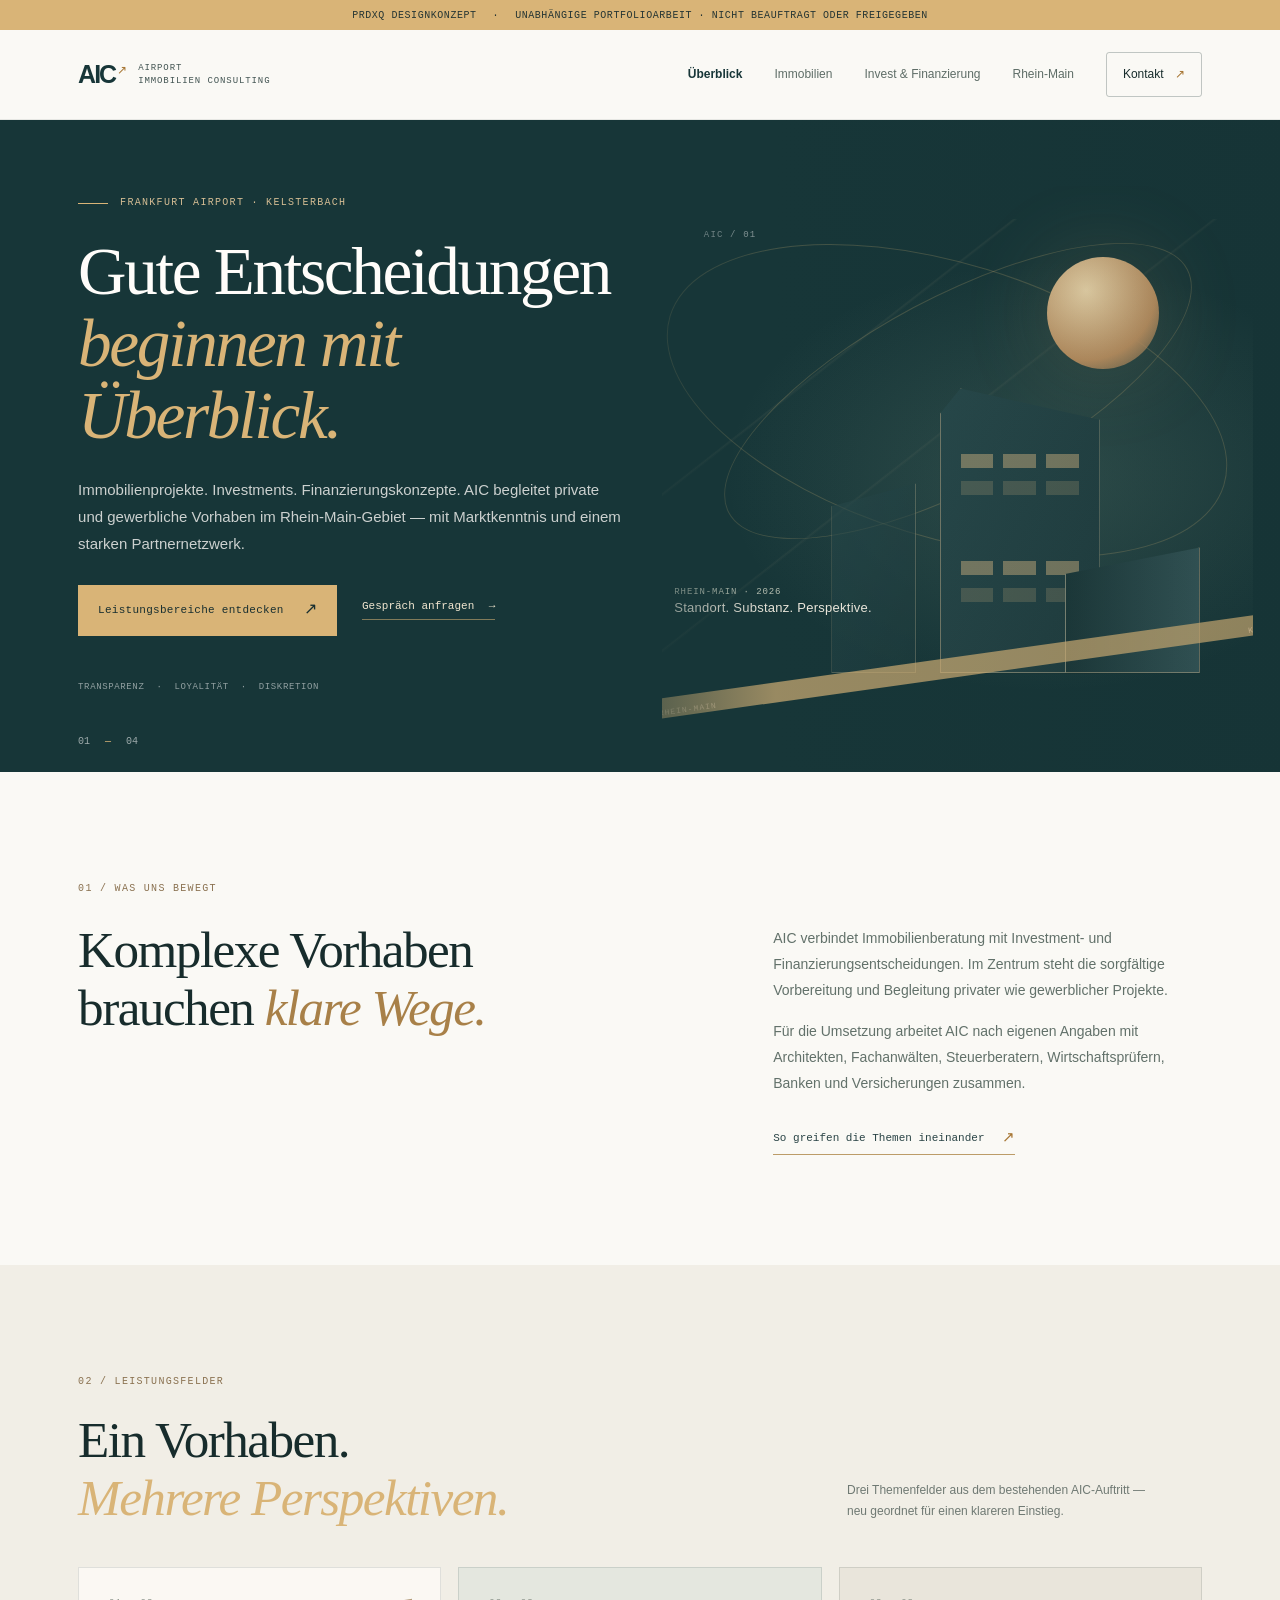
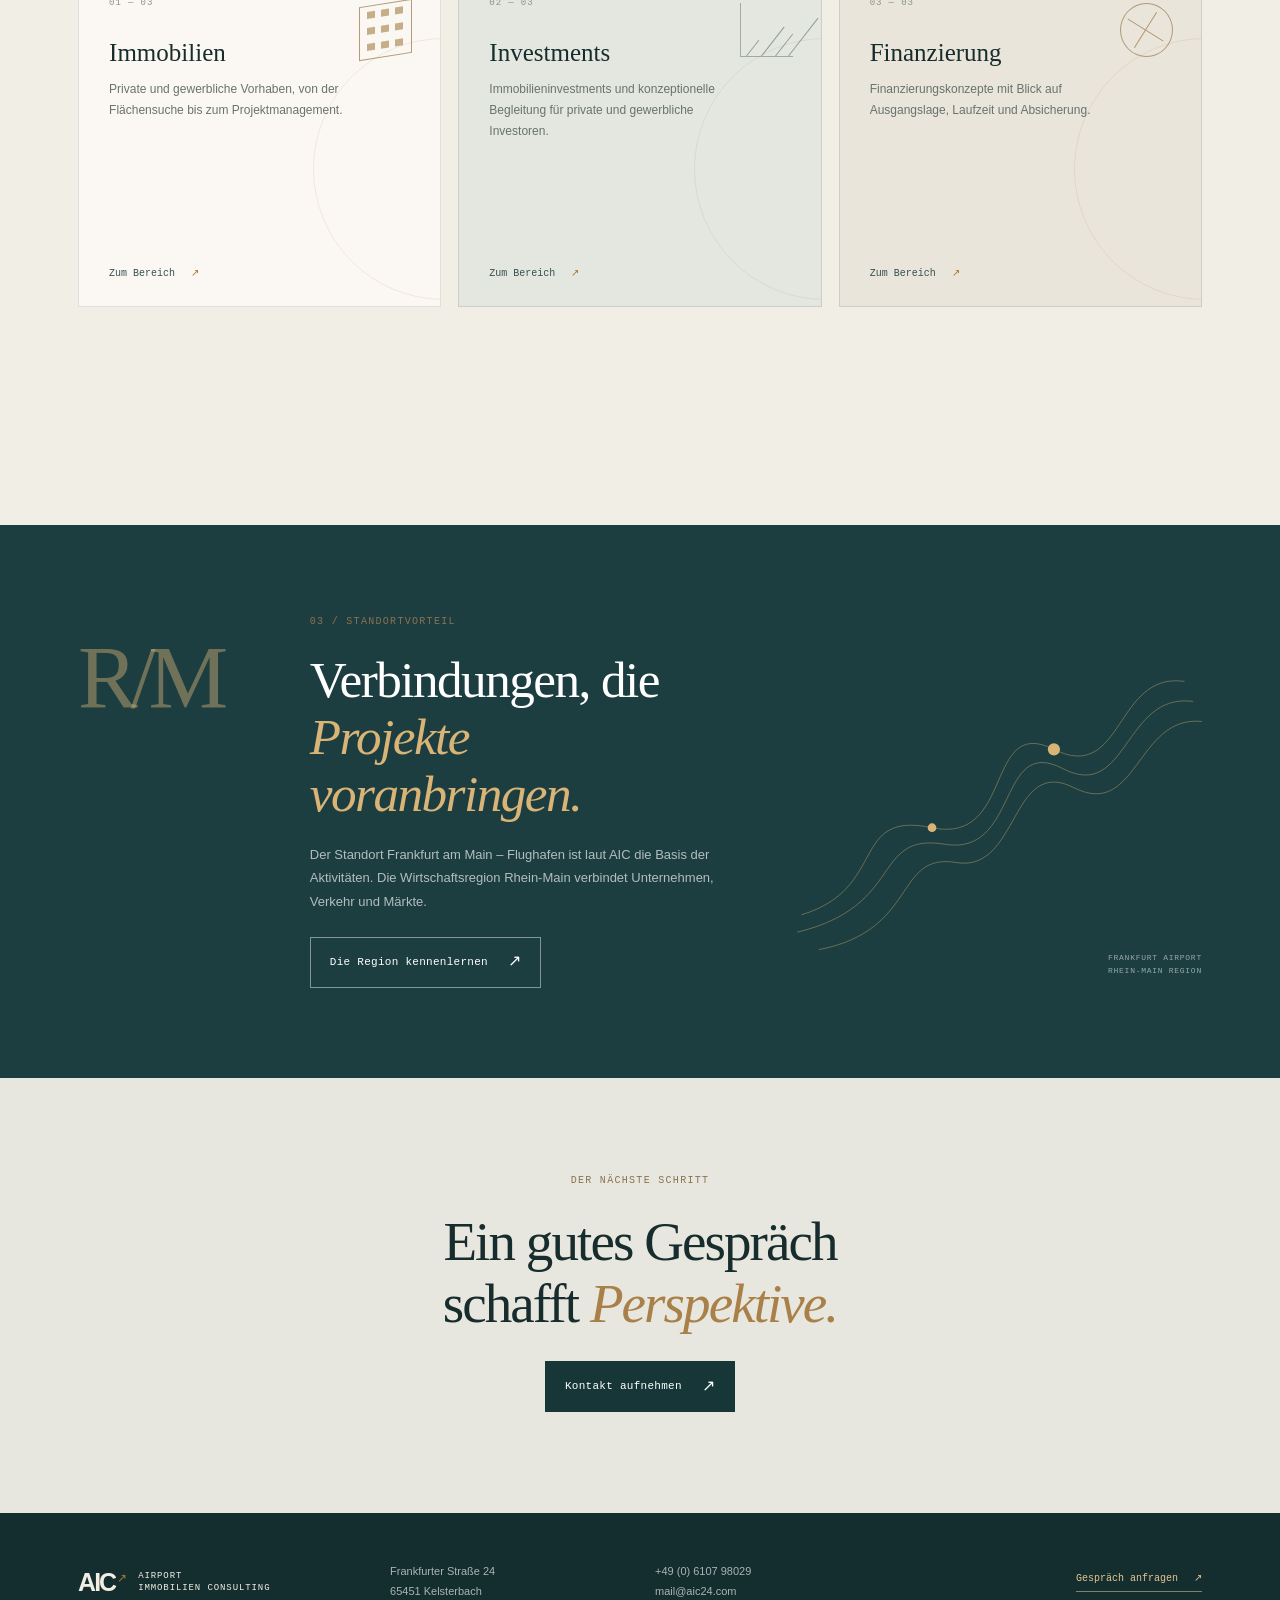
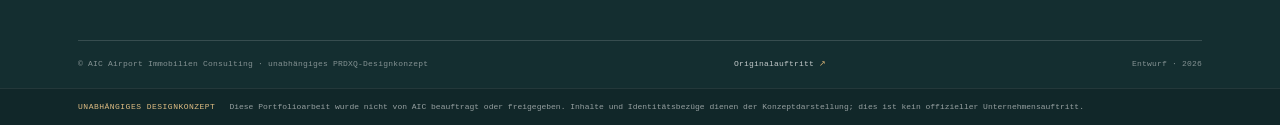
<file: index.html>
<!doctype html>
<html lang="de">
<head>
  <meta charset="utf-8"><meta name="viewport" content="width=device-width, initial-scale=1">
  <meta name="theme-color" content="#142e30">
  <meta name="description" content="Unabhängiges PRDXQ-Websitekonzept für AIC Airport Immobilien Consulting in Kelsterbach. Immobilien, Investments und Finanzierungsberatung.">
  <title>AIC — Immobilien mit Weitblick | Konzept von PRDXQ</title>
  <link rel="icon" href="favicon.svg" type="image/svg+xml"><link rel="stylesheet" href="styles.css">
</head>
<body>
  <div class="concept-ribbon"><span>PRDXQ Designkonzept</span><span>Unabhängige Portfolioarbeit · Nicht beauftragt oder freigegeben</span></div>
  <header class="site-header"><a class="brand" href="index.html" aria-label="AIC Startseite"><span class="brand-mark">AIC<span>↗</span></span><span class="brand-name">AIRPORT<br>IMMOBILIEN CONSULTING</span></a>
    <button class="menu-toggle" aria-expanded="false" aria-controls="primary-nav"><span></span><span></span><span class="sr-only">Menü</span></button>
    <nav id="primary-nav" class="primary-nav" aria-label="Hauptnavigation"><a class="active" href="index.html">Überblick</a><a href="immobilien.html">Immobilien</a><a href="investment.html">Invest & Finanzierung</a><a href="region.html">Rhein-Main</a><a class="nav-contact" href="kontakt.html">Kontakt <span>↗</span></a></nav>
  </header>
  <main>
    <section class="hero hero-home">
      <div class="hero-copy"><p class="eyebrow"><span class="eyebrow-line"></span> FRANKFURT AIRPORT · KELSTERBACH</p><h1>Gute Entscheidungen<br><em>beginnen mit Überblick.</em></h1><p class="hero-lede">Immobilienprojekte. Investments. Finanzierungskonzepte. AIC begleitet private und gewerbliche Vorhaben im Rhein-Main-Gebiet — mit Marktkenntnis und einem starken Partnernetzwerk.</p><div class="hero-actions"><a class="button button-light" href="immobilien.html">Leistungsbereiche entdecken <span>↗</span></a><a class="text-link" href="kontakt.html">Gespräch anfragen <span>→</span></a></div><div class="hero-foot"><span>Transparenz</span><span>·</span><span>Loyalität</span><span>·</span><span>Diskretion</span></div></div>
      <div class="hero-art" aria-label="Abstrakte Architekturzeichnung der Rhein-Main-Region"><div class="orbit orbit-a"></div><div class="orbit orbit-b"></div><div class="sun"></div><div class="tower tower-back"></div><div class="tower tower-main"><i></i><i></i><i></i><i></i><i></i><i></i></div><div class="tower tower-low"></div><div class="runway"><span>RHEIN-MAIN</span><span>KELSTERBACH</span></div><div class="art-caption">RHEIN-MAIN · 2026<br><b>Standort. Substanz. Perspektive.</b></div><div class="art-coordinate">AIC / 01</div></div>
      <div class="hero-index">01 <span>—</span> 04</div>
    </section>
    <section class="intro section-pad"><div class="section-kicker">01 / WAS UNS BEWEGT</div><div class="intro-grid"><h2>Komplexe Vorhaben<br>brauchen <em>klare Wege.</em></h2><div class="intro-body"><p>AIC verbindet Immobilienberatung mit Investment- und Finanzierungsentscheidungen. Im Zentrum steht die sorgfältige Vorbereitung und Begleitung privater wie gewerblicher Projekte.</p><p>Für die Umsetzung arbeitet AIC nach eigenen Angaben mit Architekten, Fachanwälten, Steuerberatern, Wirtschaftsprüfern, Banken und Versicherungen zusammen.</p><a class="arrow-link" href="investment.html">So greifen die Themen ineinander <span>↗</span></a></div></div></section>
    <section class="practice-section"><div class="section-pad"><div class="section-top"><div><div class="section-kicker">02 / LEISTUNGSFELDER</div><h2>Ein Vorhaben.<br><em>Mehrere Perspektiven.</em></h2></div><p class="section-aside">Drei Themenfelder aus dem bestehenden AIC-Auftritt — neu geordnet für einen klareren Einstieg.</p></div><div class="practice-grid"><a class="practice-card card-property" href="immobilien.html"><span class="card-no">01 — 03</span><div class="line-icon building-icon"><i></i><i></i><i></i><i></i><i></i><i></i><i></i><i></i><i></i></div><h3>Immobilien</h3><p>Private und gewerbliche Vorhaben, von der Flächensuche bis zum Projektmanagement.</p><span class="card-link">Zum Bereich <b>↗</b></span></a><a class="practice-card card-invest" href="investment.html"><span class="card-no">02 — 03</span><div class="line-icon chart-icon"><i></i><i></i><i></i><i></i></div><h3>Investments</h3><p>Immobilieninvestments und konzeptionelle Begleitung für private und gewerbliche Investoren.</p><span class="card-link">Zum Bereich <b>↗</b></span></a><a class="practice-card card-finance" href="investment.html#finanzierung"><span class="card-no">03 — 03</span><div class="line-icon compass-icon"><i></i><i></i></div><h3>Finanzierung</h3><p>Finanzierungskonzepte mit Blick auf Ausgangslage, Laufzeit und Absicherung.</p><span class="card-link">Zum Bereich <b>↗</b></span></a></div></div></section>
    <section class="region-band"><div class="region-number">R/M</div><div><div class="section-kicker">03 / STANDORTVORTEIL</div><h2>Verbindungen, die<br><em>Projekte voranbringen.</em></h2><p>Der Standort Frankfurt am Main – Flughafen ist laut AIC die Basis der Aktivitäten. Die Wirtschaftsregion Rhein-Main verbindet Unternehmen, Verkehr und Märkte.</p><a class="button button-outline" href="region.html">Die Region kennenlernen <span>↗</span></a></div><div class="region-lines" aria-hidden="true"><svg viewBox="0 0 480 360"><path d="M20 310 C120 280 75 190 170 210 S230 80 310 120 S380 30 460 42"/><path d="M15 330 C140 300 100 215 185 229 S245 103 320 142 S390 54 470 65"/><path d="M40 350 C155 328 126 238 198 250 S260 127 333 164 S405 80 480 88"/><circle cx="310" cy="120" r="7"/><circle cx="170" cy="210" r="5"/></svg><span>FRANKFURT AIRPORT<br>RHEIN-MAIN REGION</span></div></section>
    <section class="closing-cta"><div class="section-kicker">DER NÄCHSTE SCHRITT</div><h2>Ein gutes Gespräch<br>schafft <em>Perspektive.</em></h2><a class="button button-dark" href="kontakt.html">Kontakt aufnehmen <span>↗</span></a></section>
  </main>
  <footer class="site-footer"><div class="footer-main"><a class="brand footer-brand" href="index.html"><span class="brand-mark">AIC<span>↗</span></span><span class="brand-name">AIRPORT<br>IMMOBILIEN CONSULTING</span></a><p>Frankfurter Straße 24<br>65451 Kelsterbach</p><p><a href="tel:+49610798029">+49 (0) 6107 98029</a><br><a href="mailto:mail@aic24.com">mail@aic24.com</a></p><a href="kontakt.html" class="footer-cta">Gespräch anfragen <span>↗</span></a></div><div class="footer-bottom"><span>© AIC Airport Immobilien Consulting · unabhängiges PRDXQ-Designkonzept</span><a href="https://www.aic24.de/" target="_blank" rel="noopener">Originalauftritt <span>↗</span></a><span>Entwurf · 2026</span></div></footer>
  <aside class="concept-note"><b>Unabhängiges Designkonzept</b><span>Diese Portfolioarbeit wurde nicht von AIC beauftragt oder freigegeben. Inhalte und Identitätsbezüge dienen der Konzeptdarstellung; dies ist kein offizieller Unternehmensauftritt.</span></aside>
  <script src="script.js" defer></script>
</body></html>
</file>
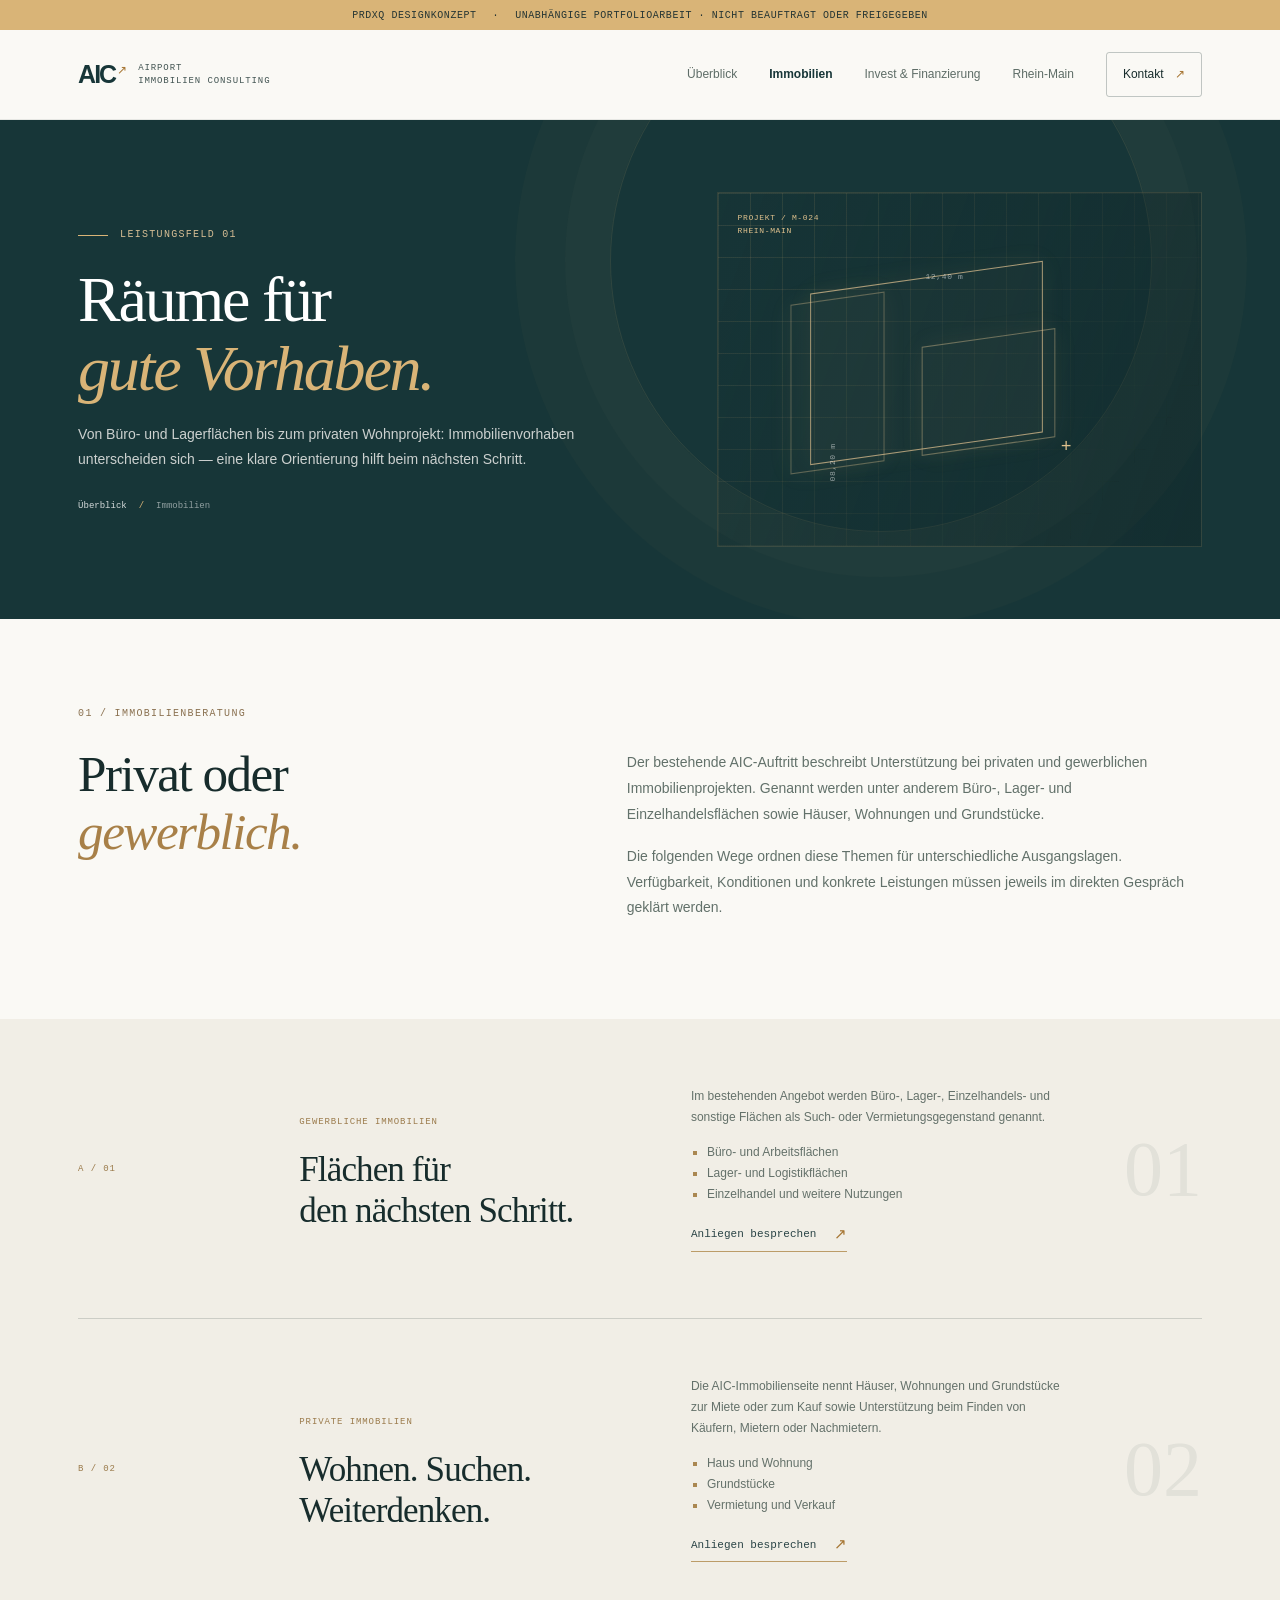
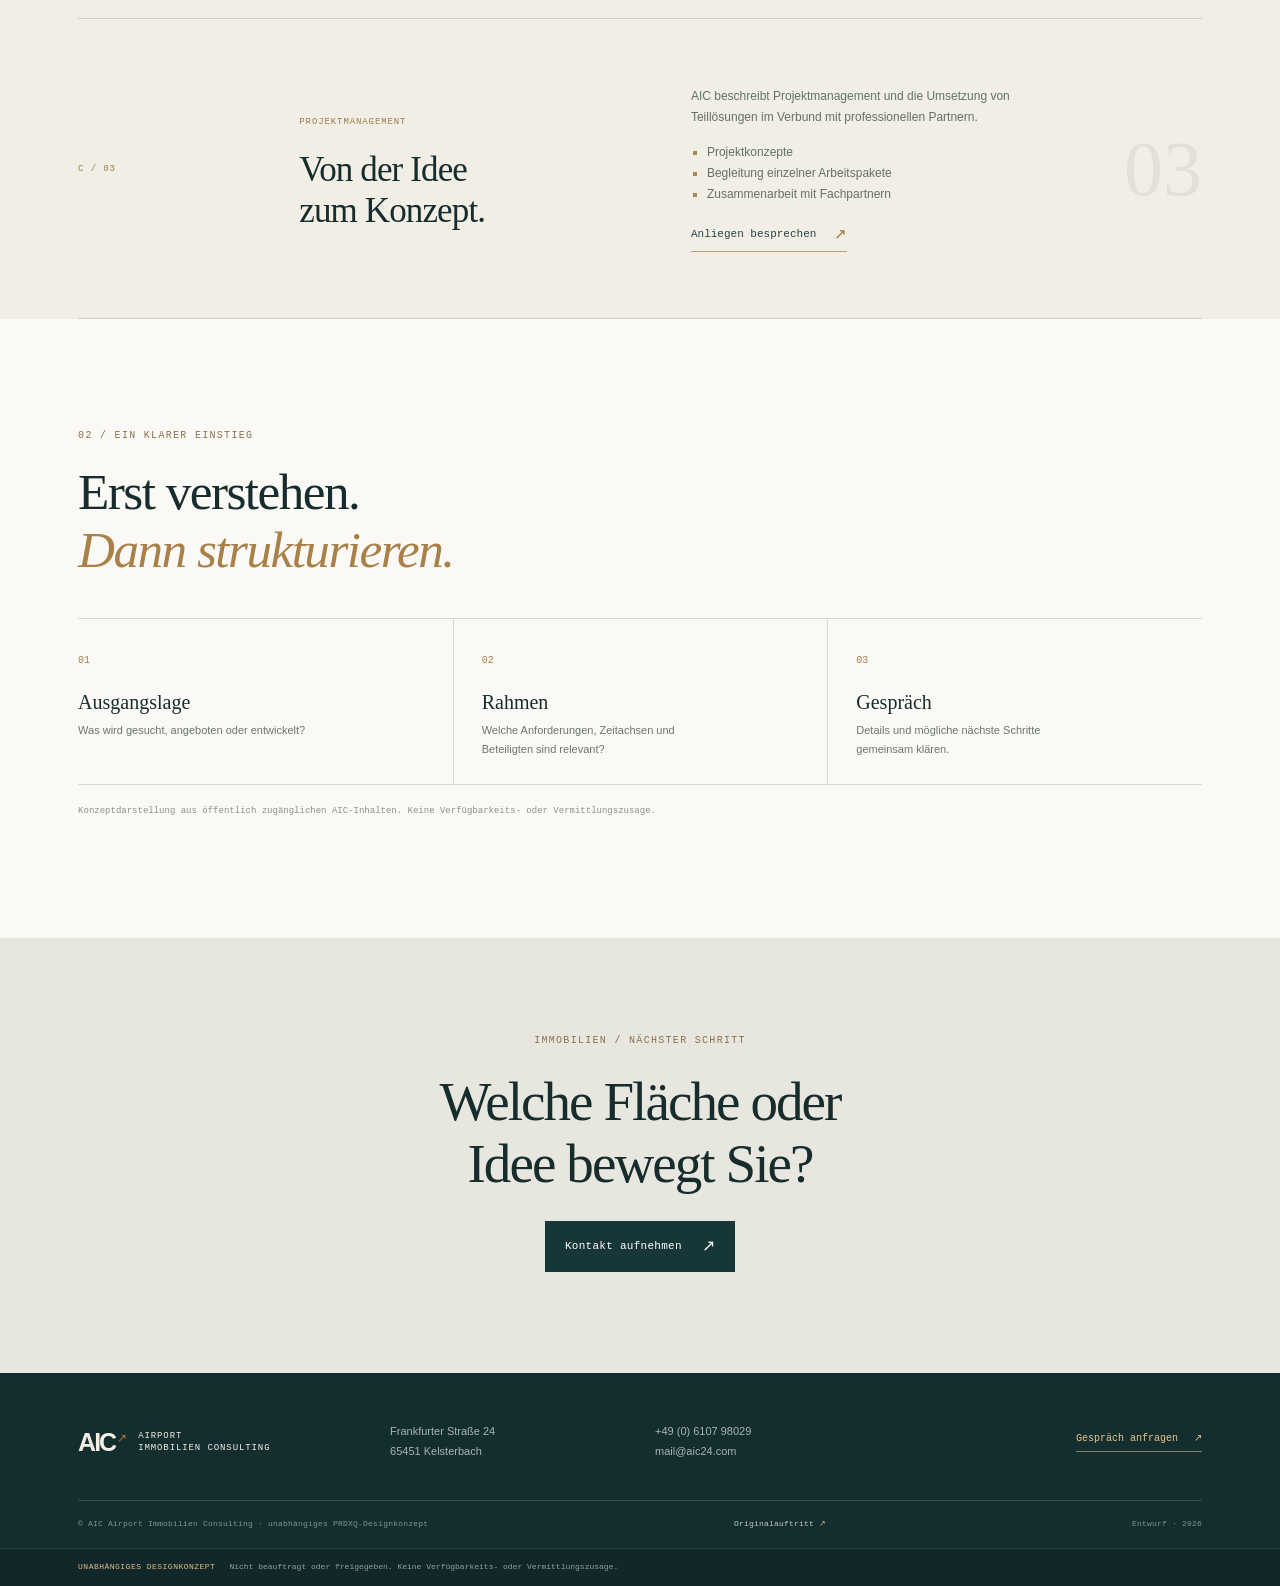
<file: immobilien.html>
<!doctype html><html lang="de"><head><meta charset="utf-8"><meta name="viewport" content="width=device-width, initial-scale=1"><meta name="theme-color" content="#142e30"><meta name="description" content="Immobilienkonzept für private und gewerbliche Vorhaben sowie Projektmanagement — unabhängiger PRDXQ-Entwurf für AIC."><title>Immobilien | AIC — PRDXQ Konzept</title><link rel="icon" href="favicon.svg" type="image/svg+xml"><link rel="stylesheet" href="styles.css"></head><body>
<div class="concept-ribbon"><span>PRDXQ Designkonzept</span><span>Unabhängige Portfolioarbeit · Nicht beauftragt oder freigegeben</span></div><header class="site-header"><a class="brand" href="index.html" aria-label="AIC Startseite"><span class="brand-mark">AIC<span>↗</span></span><span class="brand-name">AIRPORT<br>IMMOBILIEN CONSULTING</span></a><button class="menu-toggle" aria-expanded="false" aria-controls="primary-nav"><span></span><span></span><span class="sr-only">Menü</span></button><nav id="primary-nav" class="primary-nav" aria-label="Hauptnavigation"><a href="index.html">Überblick</a><a class="active" href="immobilien.html">Immobilien</a><a href="investment.html">Invest & Finanzierung</a><a href="region.html">Rhein-Main</a><a class="nav-contact" href="kontakt.html">Kontakt <span>↗</span></a></nav></header>
<main><section class="page-hero page-property"><div class="page-hero-copy"><p class="eyebrow"><span class="eyebrow-line"></span> LEISTUNGSFELD 01</p><h1>Räume für<br><em>gute Vorhaben.</em></h1><p class="hero-lede">Von Büro- und Lagerflächen bis zum privaten Wohnprojekt: Immobilienvorhaben unterscheiden sich — eine klare Orientierung hilft beim nächsten Schritt.</p><div class="breadcrumb"><a href="index.html">Überblick</a><span>/</span><span>Immobilien</span></div></div><div class="property-illustration"><div class="blueprint-label">PROJEKT / M-024<br>RHEIN-MAIN</div><div class="plan plan-one"></div><div class="plan plan-two"></div><div class="plan plan-three"></div><div class="plan-dim dim-a">12,40 m</div><div class="plan-dim dim-b">08,20 m</div><span class="plan-cross">+</span></div></section>
<section class="section-pad service-intro"><div class="section-kicker">01 / IMMOBILIENBERATUNG</div><div class="service-intro-grid"><h2>Privat oder<br><em>gewerblich.</em></h2><div><p>Der bestehende AIC-Auftritt beschreibt Unterstützung bei privaten und gewerblichen Immobilienprojekten. Genannt werden unter anderem Büro-, Lager- und Einzelhandelsflächen sowie Häuser, Wohnungen und Grundstücke.</p><p>Die folgenden Wege ordnen diese Themen für unterschiedliche Ausgangslagen. Verfügbarkeit, Konditionen und konkrete Leistungen müssen jeweils im direkten Gespräch geklärt werden.</p></div></div></section>
<section class="audience-section"><article class="audience-row"><div class="audience-index">A / 01</div><div class="audience-title"><span>GEWERBLICHE IMMOBILIEN</span><h2>Flächen für<br>den nächsten Schritt.</h2></div><div class="audience-content"><p>Im bestehenden Angebot werden Büro-, Lager-, Einzelhandels- und sonstige Flächen als Such- oder Vermietungsgegenstand genannt.</p><ul><li>Büro- und Arbeitsflächen</li><li>Lager- und Logistikflächen</li><li>Einzelhandel und weitere Nutzungen</li></ul><a class="arrow-link" href="kontakt.html">Anliegen besprechen <span>↗</span></a></div><div class="audience-mark">01</div></article><article class="audience-row"><div class="audience-index">B / 02</div><div class="audience-title"><span>PRIVATE IMMOBILIEN</span><h2>Wohnen. Suchen.<br>Weiterdenken.</h2></div><div class="audience-content"><p>Die AIC-Immobilienseite nennt Häuser, Wohnungen und Grundstücke zur Miete oder zum Kauf sowie Unterstützung beim Finden von Käufern, Mietern oder Nachmietern.</p><ul><li>Haus und Wohnung</li><li>Grundstücke</li><li>Vermietung und Verkauf</li></ul><a class="arrow-link" href="kontakt.html">Anliegen besprechen <span>↗</span></a></div><div class="audience-mark">02</div></article><article class="audience-row"><div class="audience-index">C / 03</div><div class="audience-title"><span>PROJEKTMANAGEMENT</span><h2>Von der Idee<br>zum Konzept.</h2></div><div class="audience-content"><p>AIC beschreibt Projektmanagement und die Umsetzung von Teillösungen im Verbund mit professionellen Partnern.</p><ul><li>Projektkonzepte</li><li>Begleitung einzelner Arbeitspakete</li><li>Zusammenarbeit mit Fachpartnern</li></ul><a class="arrow-link" href="kontakt.html">Anliegen besprechen <span>↗</span></a></div><div class="audience-mark">03</div></article></section>
<section class="process-section section-pad"><div class="section-kicker">02 / EIN KLARER EINSTIEG</div><h2>Erst verstehen.<br><em>Dann strukturieren.</em></h2><div class="process-track"><div><span>01</span><h3>Ausgangslage</h3><p>Was wird gesucht, angeboten oder entwickelt?</p></div><div><span>02</span><h3>Rahmen</h3><p>Welche Anforderungen, Zeitachsen und Beteiligten sind relevant?</p></div><div><span>03</span><h3>Gespräch</h3><p>Details und mögliche nächste Schritte gemeinsam klären.</p></div></div><p class="small-note">Konzeptdarstellung aus öffentlich zugänglichen AIC-Inhalten. Keine Verfügbarkeits- oder Vermittlungszusage.</p></section>
<section class="closing-cta"><div class="section-kicker">IMMOBILIEN / NÄCHSTER SCHRITT</div><h2>Welche Fläche oder<br>Idee bewegt Sie?</h2><a class="button button-dark" href="kontakt.html">Kontakt aufnehmen <span>↗</span></a></section></main>
<footer class="site-footer"><div class="footer-main"><a class="brand footer-brand" href="index.html"><span class="brand-mark">AIC<span>↗</span></span><span class="brand-name">AIRPORT<br>IMMOBILIEN CONSULTING</span></a><p>Frankfurter Straße 24<br>65451 Kelsterbach</p><p><a href="tel:+49610798029">+49 (0) 6107 98029</a><br><a href="mailto:mail@aic24.com">mail@aic24.com</a></p><a href="kontakt.html" class="footer-cta">Gespräch anfragen <span>↗</span></a></div><div class="footer-bottom"><span>© AIC Airport Immobilien Consulting · unabhängiges PRDXQ-Designkonzept</span><a href="https://www.aic24.de/de.immobilien.html" target="_blank" rel="noopener">Originalauftritt <span>↗</span></a><span>Entwurf · 2026</span></div></footer><aside class="concept-note"><b>Unabhängiges Designkonzept</b><span>Nicht beauftragt oder freigegeben. Keine Verfügbarkeits- oder Vermittlungszusage.</span></aside><script src="script.js" defer></script></body></html>
</file>
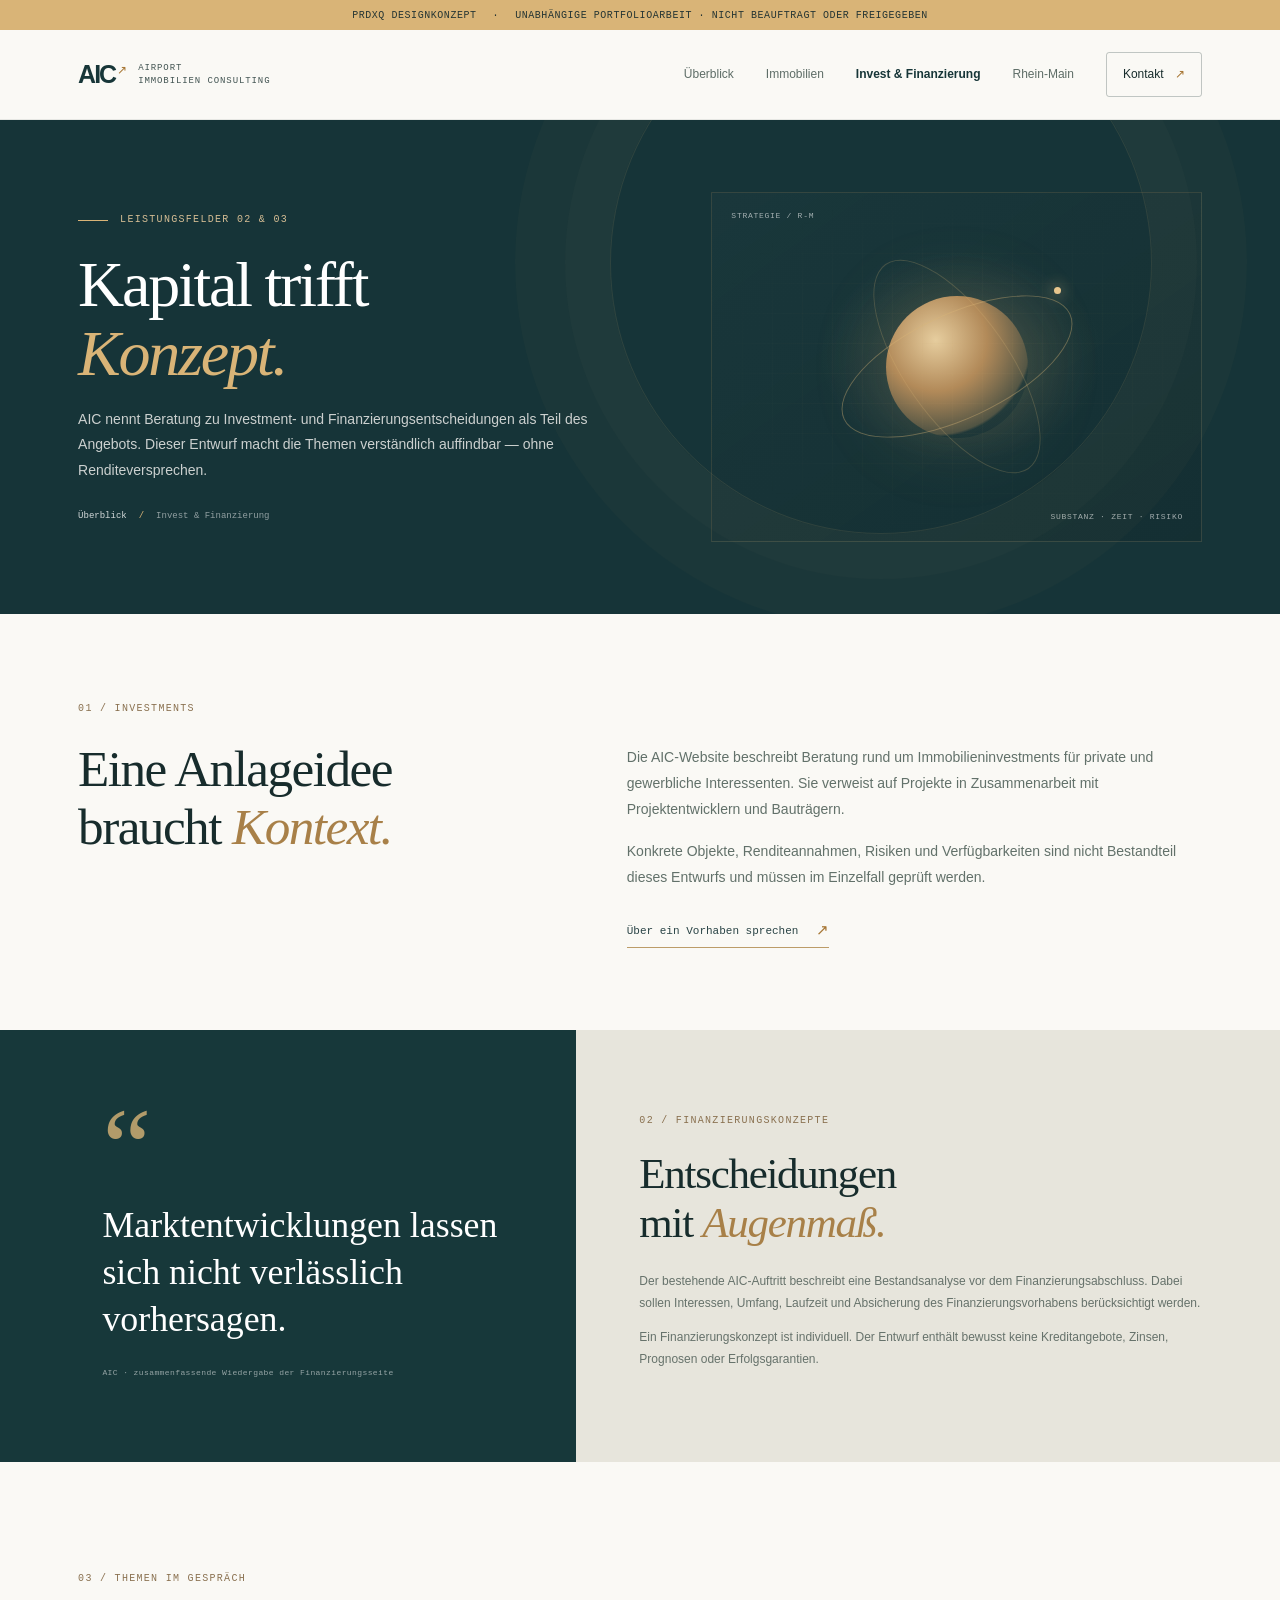
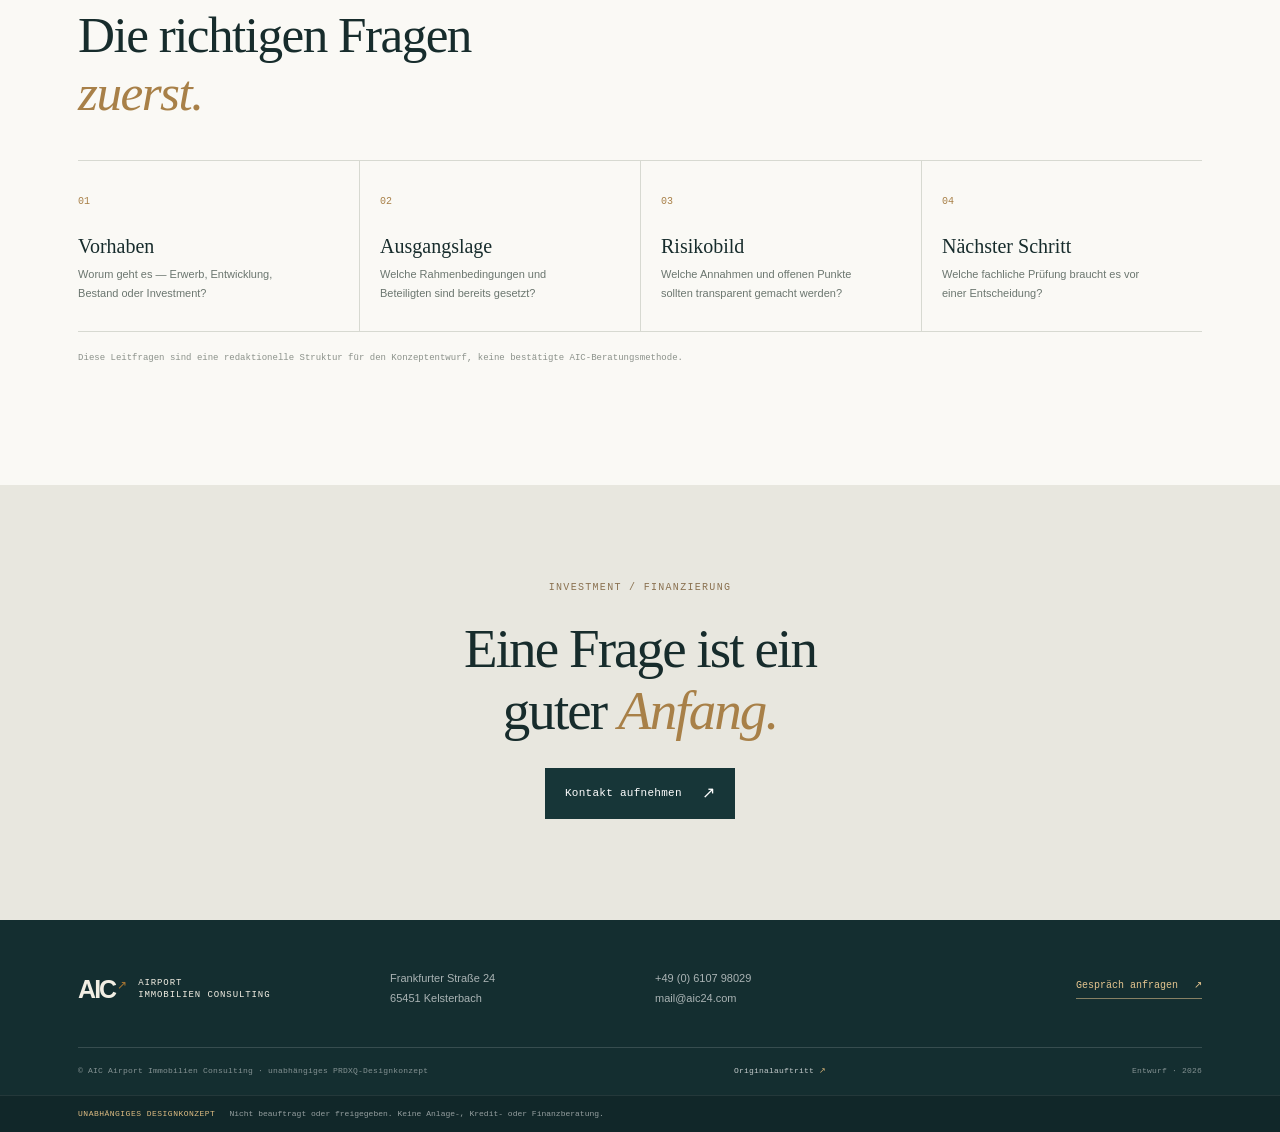
<file: investment.html>
<!doctype html><html lang="de"><head><meta charset="utf-8"><meta name="viewport" content="width=device-width, initial-scale=1"><meta name="theme-color" content="#142e30"><meta name="description" content="Investment- und Finanzierungsthemen auf Basis öffentlich zugänglicher Informationen von AIC Airport Immobilien Consulting. Unabhängiges PRDXQ-Konzept."><title>Invest & Finanzierung | AIC — PRDXQ Konzept</title><link rel="icon" href="favicon.svg" type="image/svg+xml"><link rel="stylesheet" href="styles.css"></head><body>
<div class="concept-ribbon"><span>PRDXQ Designkonzept</span><span>Unabhängige Portfolioarbeit · Nicht beauftragt oder freigegeben</span></div><header class="site-header"><a class="brand" href="index.html" aria-label="AIC Startseite"><span class="brand-mark">AIC<span>↗</span></span><span class="brand-name">AIRPORT<br>IMMOBILIEN CONSULTING</span></a><button class="menu-toggle" aria-expanded="false" aria-controls="primary-nav"><span></span><span></span><span class="sr-only">Menü</span></button><nav id="primary-nav" class="primary-nav" aria-label="Hauptnavigation"><a href="index.html">Überblick</a><a href="immobilien.html">Immobilien</a><a class="active" href="investment.html">Invest & Finanzierung</a><a href="region.html">Rhein-Main</a><a class="nav-contact" href="kontakt.html">Kontakt <span>↗</span></a></nav></header>
<main><section class="page-hero page-finance"><div class="page-hero-copy"><p class="eyebrow"><span class="eyebrow-line"></span> LEISTUNGSFELDER 02 & 03</p><h1>Kapital trifft<br><em>Konzept.</em></h1><p class="hero-lede">AIC nennt Beratung zu Investment- und Finanzierungsentscheidungen als Teil des Angebots. Dieser Entwurf macht die Themen verständlich auffindbar — ohne Renditeversprechen.</p><div class="breadcrumb"><a href="index.html">Überblick</a><span>/</span><span>Invest & Finanzierung</span></div></div><div class="finance-art"><div class="finance-sphere"></div><div class="finance-ring ring-one"></div><div class="finance-ring ring-two"></div><div class="finance-grid"></div><span class="finance-coordinate">STRATEGIE / R-M</span><span class="finance-axis">SUBSTANZ · ZEIT · RISIKO</span><div class="finance-dot"></div></div></section>
<section class="section-pad service-intro"><div class="section-kicker">01 / INVESTMENTS</div><div class="service-intro-grid"><h2>Eine Anlageidee<br>braucht <em>Kontext.</em></h2><div><p>Die AIC-Website beschreibt Beratung rund um Immobilieninvestments für private und gewerbliche Interessenten. Sie verweist auf Projekte in Zusammenarbeit mit Projektentwicklern und Bauträgern.</p><p>Konkrete Objekte, Renditeannahmen, Risiken und Verfügbarkeiten sind nicht Bestandteil dieses Entwurfs und müssen im Einzelfall geprüft werden.</p><a class="arrow-link" href="kontakt.html">Über ein Vorhaben sprechen <span>↗</span></a></div></div></section>
<section class="investment-panel"><div class="investment-quote"><span class="quote-mark">“</span><p>Marktentwicklungen lassen sich nicht verlässlich vorhersagen.</p><span class="quote-credit">AIC · zusammenfassende Wiedergabe der Finanzierungsseite</span></div><div class="investment-copy"><div class="section-kicker">02 / FINANZIERUNGSKONZEPTE</div><h2>Entscheidungen<br>mit <em>Augenmaß.</em></h2><p>Der bestehende AIC-Auftritt beschreibt eine Bestandsanalyse vor dem Finanzierungsabschluss. Dabei sollen Interessen, Umfang, Laufzeit und Absicherung des Finanzierungsvorhabens berücksichtigt werden.</p><p>Ein Finanzierungskonzept ist individuell. Der Entwurf enthält bewusst keine Kreditangebote, Zinsen, Prognosen oder Erfolgsgarantien.</p></div></section>
<section id="finanzierung" class="considerations section-pad"><div class="section-kicker">03 / THEMEN IM GESPRÄCH</div><h2>Die richtigen Fragen<br><em>zuerst.</em></h2><div class="consideration-list"><div><span>01</span><h3>Vorhaben</h3><p>Worum geht es — Erwerb, Entwicklung, Bestand oder Investment?</p></div><div><span>02</span><h3>Ausgangslage</h3><p>Welche Rahmenbedingungen und Beteiligten sind bereits gesetzt?</p></div><div><span>03</span><h3>Risikobild</h3><p>Welche Annahmen und offenen Punkte sollten transparent gemacht werden?</p></div><div><span>04</span><h3>Nächster Schritt</h3><p>Welche fachliche Prüfung braucht es vor einer Entscheidung?</p></div></div><p class="small-note">Diese Leitfragen sind eine redaktionelle Struktur für den Konzeptentwurf, keine bestätigte AIC-Beratungsmethode.</p></section>
<section class="closing-cta"><div class="section-kicker">INVESTMENT / FINANZIERUNG</div><h2>Eine Frage ist ein<br>guter <em>Anfang.</em></h2><a class="button button-dark" href="kontakt.html">Kontakt aufnehmen <span>↗</span></a></section></main>
<footer class="site-footer"><div class="footer-main"><a class="brand footer-brand" href="index.html"><span class="brand-mark">AIC<span>↗</span></span><span class="brand-name">AIRPORT<br>IMMOBILIEN CONSULTING</span></a><p>Frankfurter Straße 24<br>65451 Kelsterbach</p><p><a href="tel:+49610798029">+49 (0) 6107 98029</a><br><a href="mailto:mail@aic24.com">mail@aic24.com</a></p><a href="kontakt.html" class="footer-cta">Gespräch anfragen <span>↗</span></a></div><div class="footer-bottom"><span>© AIC Airport Immobilien Consulting · unabhängiges PRDXQ-Designkonzept</span><a href="https://www.aic24.de/de.finance.html" target="_blank" rel="noopener">Originalauftritt <span>↗</span></a><span>Entwurf · 2026</span></div></footer><aside class="concept-note"><b>Unabhängiges Designkonzept</b><span>Nicht beauftragt oder freigegeben. Keine Anlage-, Kredit- oder Finanzberatung.</span></aside><script src="script.js" defer></script></body></html>
</file>
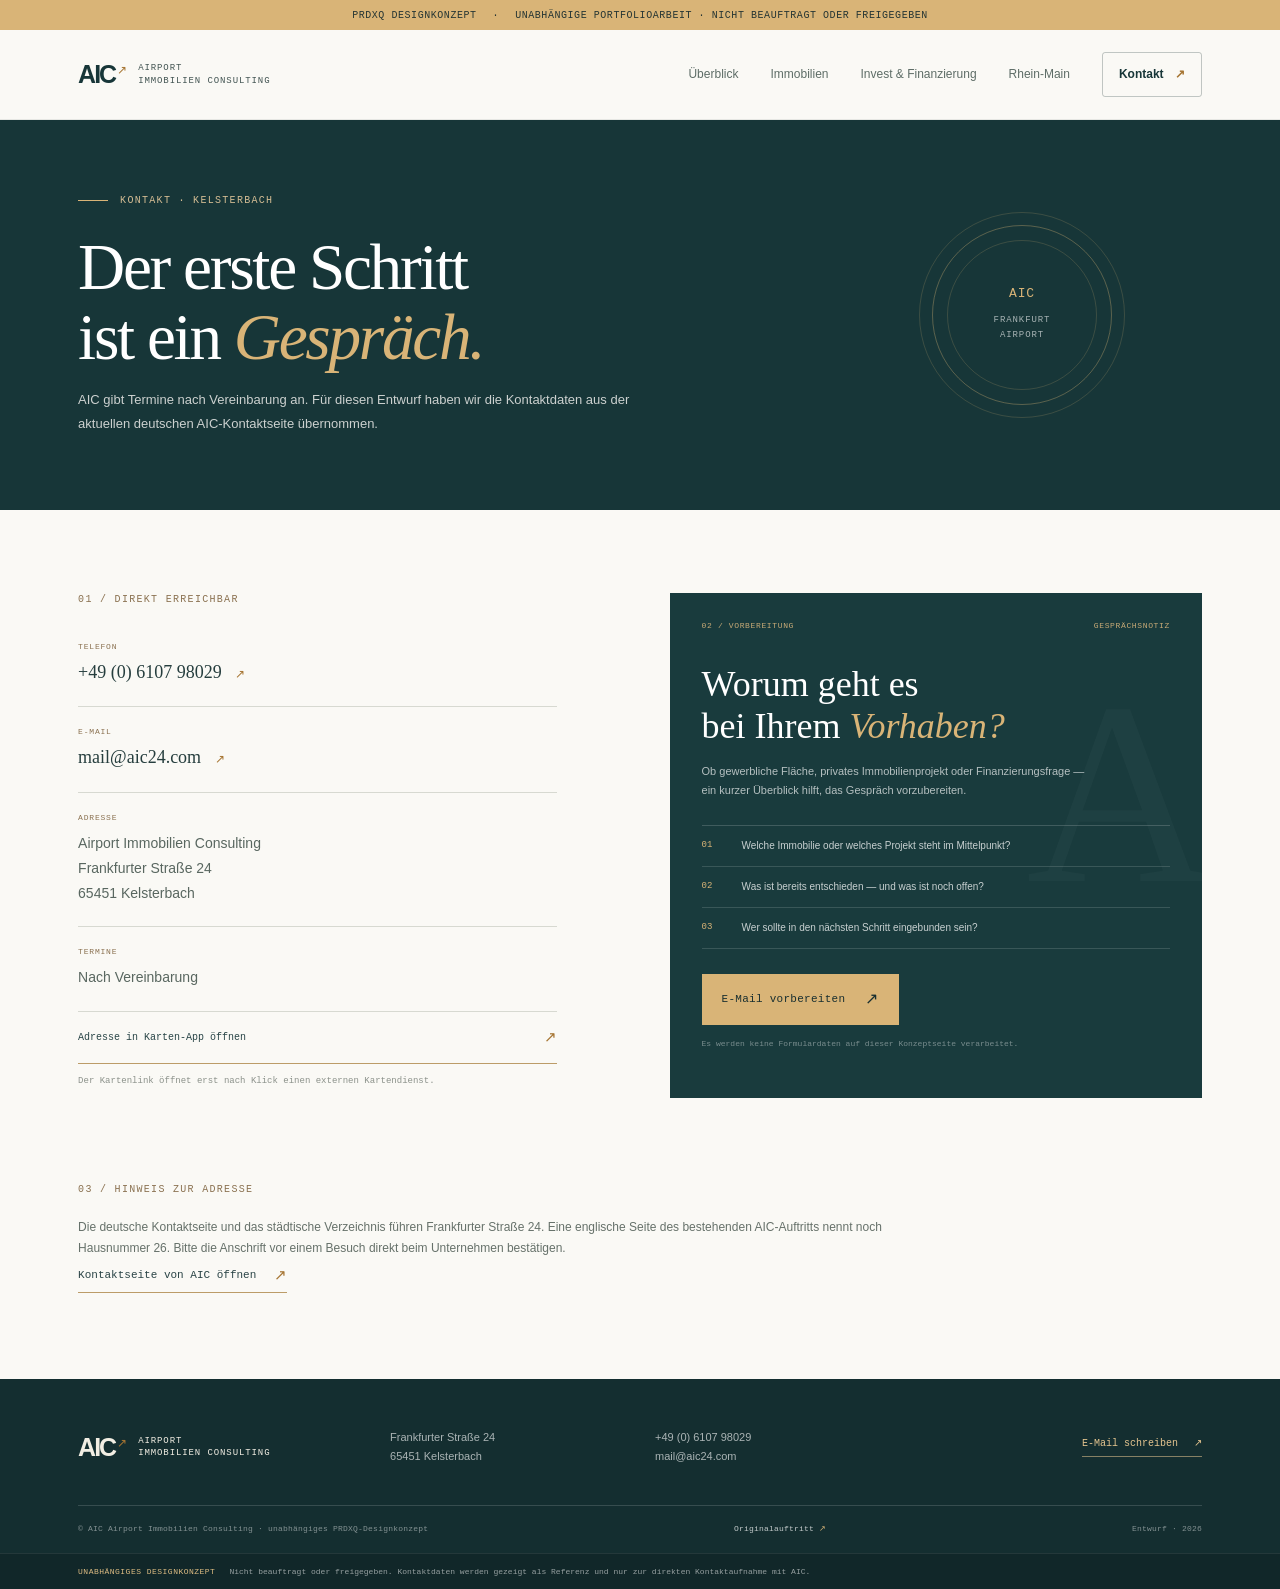
<file: kontakt.html>
<!doctype html><html lang="de"><head><meta charset="utf-8"><meta name="viewport" content="width=device-width, initial-scale=1"><meta name="theme-color" content="#142e30"><meta name="description" content="Öffentlich angegebene Kontaktmöglichkeiten von AIC Airport Immobilien Consulting in Kelsterbach. Unabhängiger PRDXQ-Websiteentwurf."><title>Kontakt | AIC — PRDXQ Konzept</title><link rel="icon" href="favicon.svg" type="image/svg+xml"><link rel="stylesheet" href="styles.css"></head><body>
<div class="concept-ribbon"><span>PRDXQ Designkonzept</span><span>Unabhängige Portfolioarbeit · Nicht beauftragt oder freigegeben</span></div><header class="site-header"><a class="brand" href="index.html" aria-label="AIC Startseite"><span class="brand-mark">AIC<span>↗</span></span><span class="brand-name">AIRPORT<br>IMMOBILIEN CONSULTING</span></a><button class="menu-toggle" aria-expanded="false" aria-controls="primary-nav"><span></span><span></span><span class="sr-only">Menü</span></button><nav id="primary-nav" class="primary-nav" aria-label="Hauptnavigation"><a href="index.html">Überblick</a><a href="immobilien.html">Immobilien</a><a href="investment.html">Invest & Finanzierung</a><a href="region.html">Rhein-Main</a><a class="nav-contact active" href="kontakt.html">Kontakt <span>↗</span></a></nav></header>
<main><section class="contact-hero"><div class="contact-hero-copy"><p class="eyebrow"><span class="eyebrow-line"></span> KONTAKT · KELSTERBACH</p><h1>Der erste Schritt<br>ist ein <em>Gespräch.</em></h1><p class="hero-lede">AIC gibt Termine nach Vereinbarung an. Für diesen Entwurf haben wir die Kontaktdaten aus der aktuellen deutschen AIC-Kontaktseite übernommen.</p></div><div class="contact-coordinate">AIC<br><span>FRANKFURT<br>AIRPORT</span></div></section>
<section class="contact-layout section-pad"><div class="contact-info"><div class="section-kicker">01 / DIREKT ERREICHBAR</div><div class="contact-item"><span>TELEFON</span><a href="tel:+49610798029">+49 (0) 6107 98029 <b>↗</b></a></div><div class="contact-item"><span>E-MAIL</span><a href="mailto:mail@aic24.com">mail@aic24.com <b>↗</b></a></div><div class="contact-item"><span>ADRESSE</span><p>Airport Immobilien Consulting<br>Frankfurter Straße 24<br>65451 Kelsterbach</p></div><div class="contact-item"><span>TERMINE</span><p>Nach Vereinbarung</p></div><a class="map-link" href="https://maps.google.com/?q=Frankfurter+Stra%C3%9Fe+24%2C+65451+Kelsterbach" target="_blank" rel="noopener">Adresse in Karten-App öffnen <span>↗</span></a><p class="small-note">Der Kartenlink öffnet erst nach Klick einen externen Kartendienst.</p></div><div class="contact-panel"><div class="panel-top"><span>02 / VORBEREITUNG</span><span>GESPRÄCHSNOTIZ</span></div><h2>Worum geht es<br>bei Ihrem <em>Vorhaben?</em></h2><p>Ob gewerbliche Fläche, privates Immobilienprojekt oder Finanzierungsfrage — ein kurzer Überblick hilft, das Gespräch vorzubereiten.</p><div class="prompt-list"><div><span>01</span><p>Welche Immobilie oder welches Projekt steht im Mittelpunkt?</p></div><div><span>02</span><p>Was ist bereits entschieden — und was ist noch offen?</p></div><div><span>03</span><p>Wer sollte in den nächsten Schritt eingebunden sein?</p></div></div><a class="button button-light" href="mailto:mail@aic24.com?subject=Gespr%C3%A4chsanfrage">E-Mail vorbereiten <span>↗</span></a><p class="panel-note">Es werden keine Formulardaten auf dieser Konzeptseite verarbeitet.</p></div></section>
<section class="address-note section-pad"><div class="section-kicker">03 / HINWEIS ZUR ADRESSE</div><p>Die deutsche Kontaktseite und das städtische Verzeichnis führen Frankfurter Straße 24. Eine englische Seite des bestehenden AIC-Auftritts nennt noch Hausnummer 26. Bitte die Anschrift vor einem Besuch direkt beim Unternehmen bestätigen.</p><a href="https://www.aic24.de/de.kontakt.html" target="_blank" rel="noopener" class="arrow-link">Kontaktseite von AIC öffnen <span>↗</span></a></section></main>
<footer class="site-footer"><div class="footer-main"><a class="brand footer-brand" href="index.html"><span class="brand-mark">AIC<span>↗</span></span><span class="brand-name">AIRPORT<br>IMMOBILIEN CONSULTING</span></a><p>Frankfurter Straße 24<br>65451 Kelsterbach</p><p><a href="tel:+49610798029">+49 (0) 6107 98029</a><br><a href="mailto:mail@aic24.com">mail@aic24.com</a></p><a href="mailto:mail@aic24.com" class="footer-cta">E-Mail schreiben <span>↗</span></a></div><div class="footer-bottom"><span>© AIC Airport Immobilien Consulting · unabhängiges PRDXQ-Designkonzept</span><a href="https://www.aic24.de/de.kontakt.html" target="_blank" rel="noopener">Originalauftritt <span>↗</span></a><span>Entwurf · 2026</span></div></footer><aside class="concept-note"><b>Unabhängiges Designkonzept</b><span>Nicht beauftragt oder freigegeben. Kontaktdaten werden gezeigt als Referenz und nur zur direkten Kontaktaufnahme mit AIC.</span></aside><script src="script.js" defer></script></body></html>
</file>
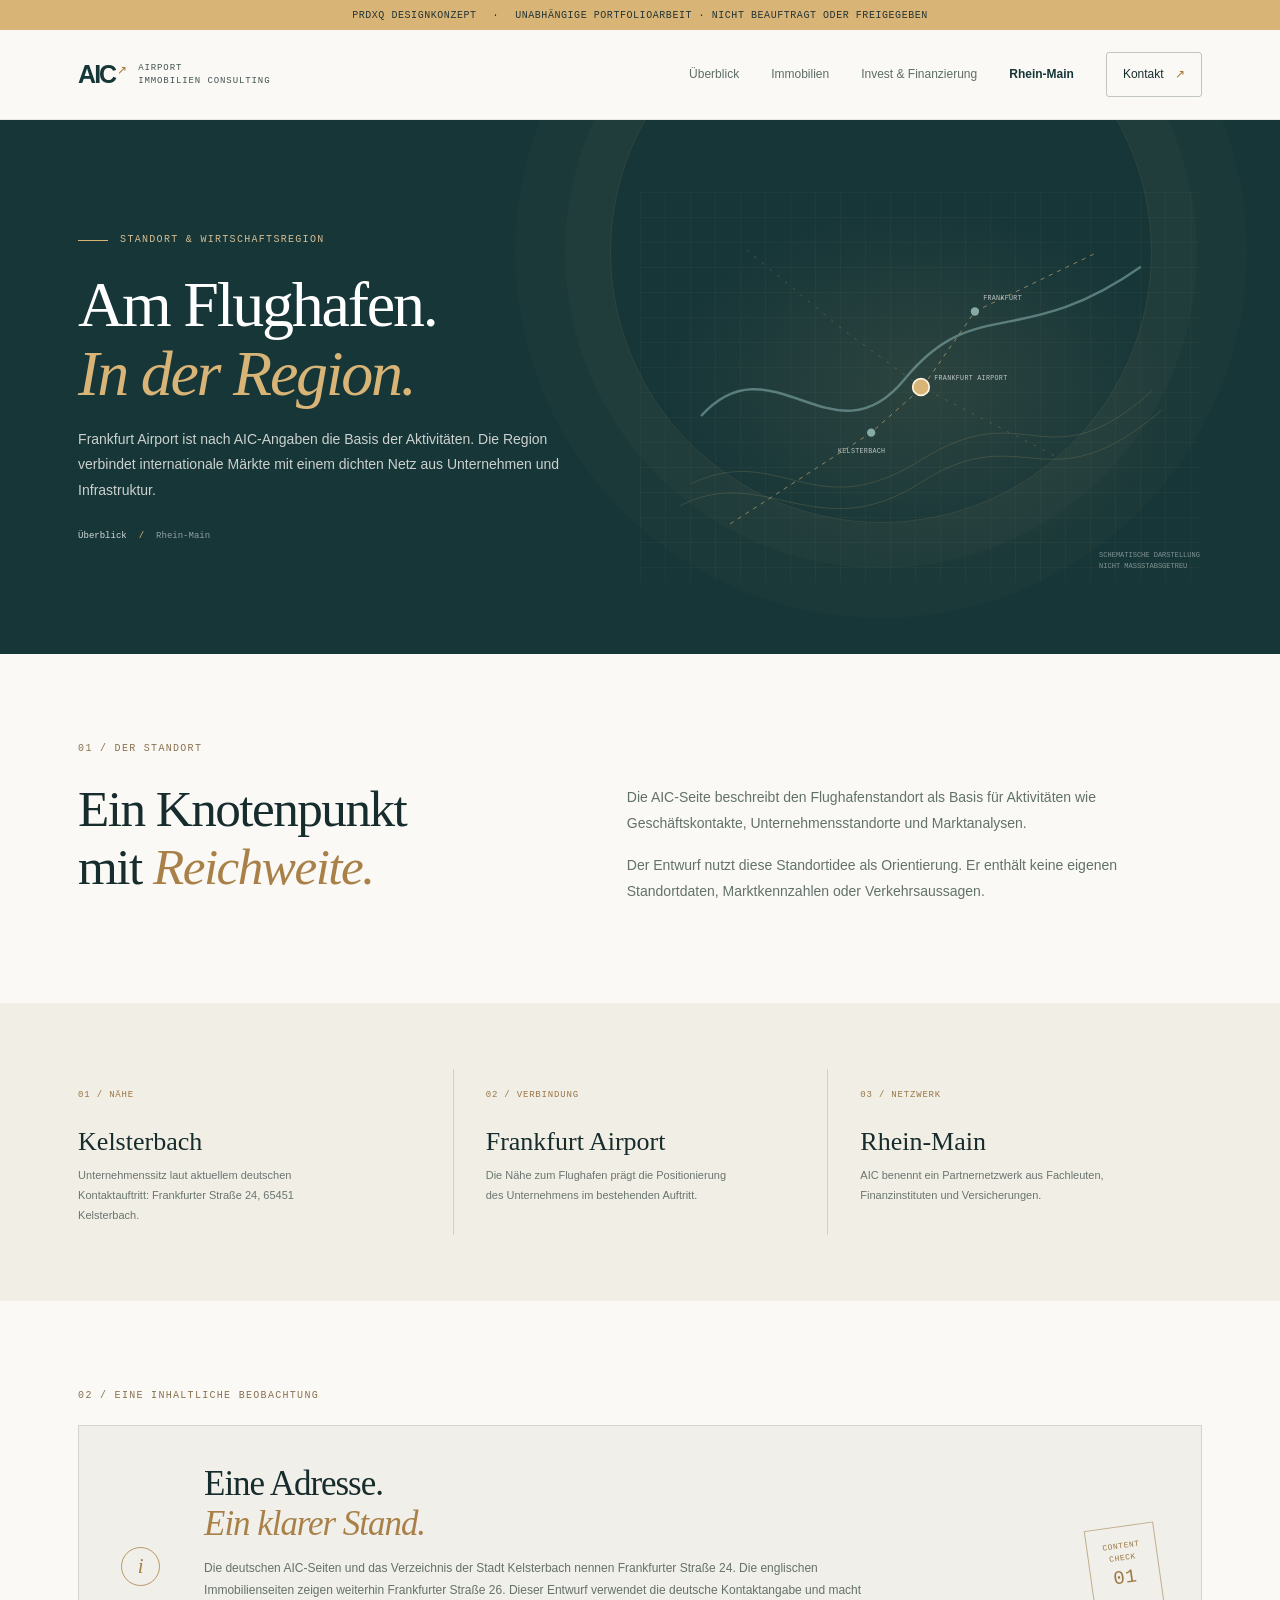
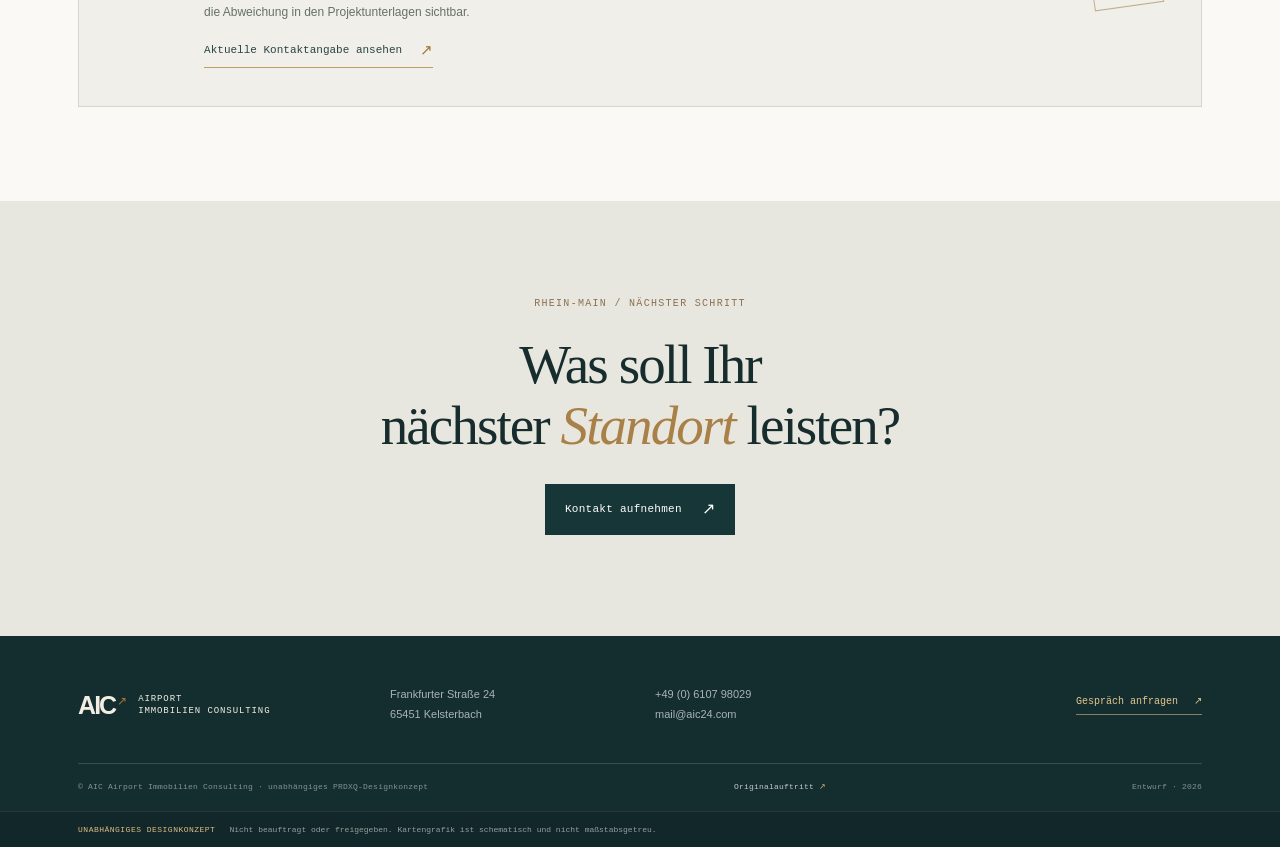
<file: region.html>
<!doctype html><html lang="de"><head><meta charset="utf-8"><meta name="viewport" content="width=device-width, initial-scale=1"><meta name="theme-color" content="#142e30"><meta name="description" content="AIC beschreibt den Frankfurter Flughafen als Basis seiner Aktivitäten in der Rhein-Main-Region. Unabhängiges PRDXQ-Websitekonzept."><title>Rhein-Main | AIC — PRDXQ Konzept</title><link rel="icon" href="favicon.svg" type="image/svg+xml"><link rel="stylesheet" href="styles.css"></head><body>
<div class="concept-ribbon"><span>PRDXQ Designkonzept</span><span>Unabhängige Portfolioarbeit · Nicht beauftragt oder freigegeben</span></div><header class="site-header"><a class="brand" href="index.html" aria-label="AIC Startseite"><span class="brand-mark">AIC<span>↗</span></span><span class="brand-name">AIRPORT<br>IMMOBILIEN CONSULTING</span></a><button class="menu-toggle" aria-expanded="false" aria-controls="primary-nav"><span></span><span></span><span class="sr-only">Menü</span></button><nav id="primary-nav" class="primary-nav" aria-label="Hauptnavigation"><a href="index.html">Überblick</a><a href="immobilien.html">Immobilien</a><a href="investment.html">Invest & Finanzierung</a><a class="active" href="region.html">Rhein-Main</a><a class="nav-contact" href="kontakt.html">Kontakt <span>↗</span></a></nav></header>
<main><section class="page-hero page-region"><div class="page-hero-copy"><p class="eyebrow"><span class="eyebrow-line"></span> STANDORT & WIRTSCHAFTSREGION</p><h1>Am Flughafen.<br><em>In der Region.</em></h1><p class="hero-lede">Frankfurt Airport ist nach AIC-Angaben die Basis der Aktivitäten. Die Region verbindet internationale Märkte mit einem dichten Netz aus Unternehmen und Infrastruktur.</p><div class="breadcrumb"><a href="index.html">Überblick</a><span>/</span><span>Rhein-Main</span></div></div><div class="map-art"><svg viewBox="0 0 580 470" role="img" aria-label="Abstrakte Linienkarte ohne maßstabsgetreue Ortsangaben"><path class="map-river" d="M25 270 C110 175 185 330 270 226 S410 192 555 90"/><path class="map-route" d="M60 400 L230 290 L292 235 L355 144 L500 74"/><path class="map-route route-alt" d="M80 70 L195 165 L290 235 L455 320"/><path class="map-contour" d="M12 352 C120 300 160 405 290 323 S440 355 568 240"/><path class="map-contour" d="M0 378 C100 326 166 430 290 350 S441 382 580 263"/><circle class="map-point" cx="290" cy="235" r="10"/><circle class="map-point minor" cx="230" cy="290" r="5"/><circle class="map-point minor" cx="355" cy="144" r="5"/><text x="306" y="227">FRANKFURT AIRPORT</text><text x="190" y="314">KELSTERBACH</text><text x="365" y="130">FRANKFURT</text></svg><div class="map-scale">SCHEMATISCHE DARSTELLUNG<br>NICHT MASSSTABSGETREU</div></div></section>
<section class="section-pad service-intro"><div class="section-kicker">01 / DER STANDORT</div><div class="service-intro-grid"><h2>Ein Knotenpunkt<br>mit <em>Reichweite.</em></h2><div><p>Die AIC-Seite beschreibt den Flughafenstandort als Basis für Aktivitäten wie Geschäftskontakte, Unternehmensstandorte und Marktanalysen.</p><p>Der Entwurf nutzt diese Standortidee als Orientierung. Er enthält keine eigenen Standortdaten, Marktkennzahlen oder Verkehrsaussagen.</p></div></div></section>
<section class="region-pillars"><div class="region-pillar"><span>01 / NÄHE</span><h3>Kelsterbach</h3><p>Unternehmenssitz laut aktuellem deutschen Kontaktauftritt: Frankfurter Straße 24, 65451 Kelsterbach.</p></div><div class="region-pillar"><span>02 / VERBINDUNG</span><h3>Frankfurt Airport</h3><p>Die Nähe zum Flughafen prägt die Positionierung des Unternehmens im bestehenden Auftritt.</p></div><div class="region-pillar"><span>03 / NETZWERK</span><h3>Rhein-Main</h3><p>AIC benennt ein Partnernetzwerk aus Fachleuten, Finanzinstituten und Versicherungen.</p></div></section>
<section class="regional-note section-pad"><div class="section-kicker">02 / EINE INHALTLICHE BEOBACHTUNG</div><div class="notice-card"><div class="notice-symbol">i</div><div><h2>Eine Adresse.<br><em>Ein klarer Stand.</em></h2><p>Die deutschen AIC-Seiten und das Verzeichnis der Stadt Kelsterbach nennen Frankfurter Straße 24. Die englischen Immobilienseiten zeigen weiterhin Frankfurter Straße 26. Dieser Entwurf verwendet die deutsche Kontaktangabe und macht die Abweichung in den Projektunterlagen sichtbar.</p><a class="arrow-link" href="kontakt.html">Aktuelle Kontaktangabe ansehen <span>↗</span></a></div><div class="notice-stamp">CONTENT<br>CHECK<br><b>01</b></div></div></section>
<section class="closing-cta"><div class="section-kicker">RHEIN-MAIN / NÄCHSTER SCHRITT</div><h2>Was soll Ihr<br>nächster <em>Standort</em> leisten?</h2><a class="button button-dark" href="kontakt.html">Kontakt aufnehmen <span>↗</span></a></section></main>
<footer class="site-footer"><div class="footer-main"><a class="brand footer-brand" href="index.html"><span class="brand-mark">AIC<span>↗</span></span><span class="brand-name">AIRPORT<br>IMMOBILIEN CONSULTING</span></a><p>Frankfurter Straße 24<br>65451 Kelsterbach</p><p><a href="tel:+49610798029">+49 (0) 6107 98029</a><br><a href="mailto:mail@aic24.com">mail@aic24.com</a></p><a href="kontakt.html" class="footer-cta">Gespräch anfragen <span>↗</span></a></div><div class="footer-bottom"><span>© AIC Airport Immobilien Consulting · unabhängiges PRDXQ-Designkonzept</span><a href="https://www.aic24.de/de.wirtschaftsregion.html" target="_blank" rel="noopener">Originalauftritt <span>↗</span></a><span>Entwurf · 2026</span></div></footer><aside class="concept-note"><b>Unabhängiges Designkonzept</b><span>Nicht beauftragt oder freigegeben. Kartengrafik ist schematisch und nicht maßstabsgetreu.</span></aside><script src="script.js" defer></script></body></html>
</file>
<file: styles.css>
:root{--ink:#172c2c;--pine:#173638;--pine2:#244548;--cream:#f1eee6;--paper:#faf9f5;--gold:#d9b477;--muted:#77837c;--line:#d7d9d1;--white:#fffdfa;--serif:'Playfair Display',Georgia,serif;--sans:'DM Sans',Arial,sans-serif;--mono:'DM Mono',monospace;--max:1320px}
*{box-sizing:border-box}html{scroll-behavior:smooth;scroll-padding-top:110px}body{margin:0;background:var(--paper);color:var(--ink);font:16px/1.65 var(--sans);-webkit-font-smoothing:antialiased}a{color:inherit;text-decoration:none}button{font:inherit}::selection{background:#d9b477;color:#142e30}.sr-only{position:absolute;width:1px;height:1px;padding:0;margin:-1px;overflow:hidden;clip:rect(0,0,0,0);white-space:nowrap;border:0}
.concept-ribbon{min-height:30px;background:#d9b477;color:#253533;display:flex;align-items:center;justify-content:center;gap:16px;padding:5px 20px;font:10px/1.3 var(--mono);letter-spacing:.055em;text-transform:uppercase}.concept-ribbon span:first-child{font-weight:500}.concept-ribbon span+span:before{content:'·';margin-right:16px}
.site-header{height:90px;padding:0 max(calc((100vw - var(--max))/2),6.1vw);display:flex;align-items:center;justify-content:space-between;position:relative;z-index:5;background:rgba(250,249,245,.94);border-bottom:1px solid rgba(23,44,44,.09);backdrop-filter:blur(18px)}.brand{display:flex;align-items:center;gap:13px;min-width:220px}.brand-mark{font:600 25px/.9 var(--sans);letter-spacing:-.08em;color:var(--pine)}.brand-mark span{font:400 12px var(--mono);color:#a67532;vertical-align:top;margin-left:2px}.brand-name{font:9px/1.35 var(--mono);letter-spacing:.1em;color:#425452}.primary-nav{display:flex;align-items:center;gap:32px}.primary-nav>a{font-size:12px;color:#5e6d67;transition:color .2s}.primary-nav>a:hover,.primary-nav>a.active{color:var(--pine);font-weight:600}.primary-nav .nav-contact{border:1px solid rgba(23,44,44,.25);border-radius:3px;padding:12px 16px;color:var(--ink)}.nav-contact span{color:#a67532;margin-left:8px}.menu-toggle{display:none}
.hero{min-height:620px;background:var(--pine);color:#fffdfa;position:relative;display:grid;grid-template-columns:1.04fr .96fr;overflow:hidden;padding:76px max(calc((100vw - var(--max))/2),6.1vw) 68px}.hero:after{content:'';position:absolute;inset:0 0 0 42%;background:linear-gradient(90deg,var(--pine) 0%,rgba(23,54,56,.05) 32%,rgba(16,38,40,.12) 100%);pointer-events:none}.hero-copy{position:relative;z-index:1;align-self:center;max-width:640px;padding:0 3vw 12px 0}.eyebrow,.section-kicker{font:10px/1.4 var(--mono);letter-spacing:.13em;text-transform:uppercase}.eyebrow{display:flex;align-items:center;gap:12px;color:#d5bd94}.eyebrow-line{display:inline-block;width:30px;height:1px;background:var(--gold)}h1,h2,h3,p{margin-top:0}h1{font:500 clamp(44px,5.25vw,74px)/1.07 var(--serif);letter-spacing:-.035em;margin:26px 0 24px}h1 em,h2 em{font-weight:500;color:var(--gold)}.hero-lede{font-size:15px;line-height:1.8;color:rgba(255,253,250,.78);max-width:560px;margin:0 0 28px}.hero-actions{display:flex;align-items:center;gap:25px}.button{display:inline-flex;align-items:center;justify-content:center;gap:20px;padding:15px 19px;min-height:51px;border:1px solid transparent;font:11px/1 var(--mono);letter-spacing:.025em;transition:transform .22s,background .22s,color .22s,border-color .22s}.button:hover{transform:translateY(-2px)}.button span{font-size:16px}.button-light{background:var(--gold);color:#192f30}.button-light:hover{background:#e6c890}.button-outline{border-color:rgba(255,255,255,.45);color:#fff}.button-outline:hover{background:rgba(255,255,255,.1)}.button-dark{background:var(--pine);color:#fff}.button-dark:hover{background:#285052}.text-link{font:11px var(--mono);color:#f2e7d1;border-bottom:1px solid rgba(217,180,119,.55);padding:0 0 7px}.text-link span{margin-left:8px}.hero-foot{display:flex;gap:12px;margin-top:46px;color:rgba(255,255,255,.53);font:9px var(--mono);letter-spacing:.07em;text-transform:uppercase}.hero-index{position:absolute;bottom:25px;left:max(calc((100vw - var(--max))/2),6.1vw);font:10px var(--mono);color:rgba(255,255,255,.58);z-index:2}.hero-index span{color:var(--gold);padding:0 9px}
.hero-art{position:relative;align-self:stretch;min-height:470px;overflow:hidden;margin:-10px -4vw -30px 0}.hero-art:before{content:'';position:absolute;inset:6% 0 0;background:linear-gradient(142deg,transparent 28%,rgba(213,189,148,.07) 28.2%,transparent 28.5%,transparent 44%,rgba(213,189,148,.06) 44.2%,transparent 44.5%),radial-gradient(ellipse at 65% 50%,rgba(148,176,153,.2),transparent 59%)}.orbit{position:absolute;border:1px solid rgba(217,180,119,.23);border-radius:50%;transform:rotate(-28deg)}.orbit-a{width:520px;height:190px;top:20%;left:6%}.orbit-b{width:580px;height:275px;top:14%;left:-1%;transform:rotate(17deg)}.sun{position:absolute;width:112px;height:112px;border-radius:50%;background:radial-gradient(circle at 35% 30%,#ecd6aa,#bb9060 65%,rgba(187,144,96,.25));top:13%;right:16%;box-shadow:0 0 90px rgba(217,180,119,.2)}.tower{position:absolute;bottom:11%;background:linear-gradient(115deg,#28494b,#203d3f);border:1px solid rgba(220,196,155,.45);box-shadow:18px 18px 40px rgba(5,20,21,.18)}.tower-main{width:160px;height:285px;right:26%;clip-path:polygon(13% 0,100% 11%,100% 100%,0 100%,0 9%);padding:65px 20px 20px;display:grid;grid-template-columns:repeat(3,1fr);gap:15px 10px}.tower-main i{display:block;background:rgba(226,191,135,.45);height:14px;box-shadow:0 27px rgba(226,191,135,.2)}.tower-back{width:85px;height:190px;right:57%;bottom:11%;opacity:.62;clip-path:polygon(0 12%,100% 0,100% 100%,0 100%)}.tower-low{width:135px;height:126px;right:9%;clip-path:polygon(0 21%,100% 0,100% 100%,0 100%);background:linear-gradient(90deg,#1c3839,#345557)}.runway{position:absolute;height:1px;background:rgba(217,180,119,.7);width:115%;bottom:11%;left:-3%;transform:rotate(-8deg);display:flex;justify-content:space-between;padding:10px 10px;color:#d8bd92;font:8px var(--mono);letter-spacing:.13em}.art-caption{position:absolute;bottom:21%;left:2%;font:9px/1.7 var(--mono);letter-spacing:.1em;color:#c2c9ba}.art-caption b{font:500 13px var(--sans);letter-spacing:.02em;color:#f6f0e4}.art-coordinate{position:absolute;top:8%;left:7%;font:9px var(--mono);letter-spacing:.13em;color:rgba(255,255,255,.54)}
.section-pad{padding:110px max(calc((100vw - var(--max))/2),6.1vw)}.section-kicker{color:#8a7150}.intro-grid{display:grid;grid-template-columns:1fr .75fr;gap:11%;align-items:start;margin-top:25px}.intro h2,.section-top h2,.service-intro h2,.process-section h2,.considerations h2,.investment-copy h2,.notice-card h2{font:500 clamp(36px,4vw,54px)/1.13 var(--serif);letter-spacing:-.03em;margin-bottom:0}.intro h2 em,.service-intro h2 em,.process-section h2 em,.considerations h2 em,.investment-copy h2 em,.notice-card h2 em{color:#a88048}.intro-body{padding-top:5px;max-width:520px}.intro-body p,.service-intro-grid p{font-size:14px;line-height:1.85;color:#62716a;margin:0 0 16px}.arrow-link{display:inline-flex;gap:18px;align-items:center;margin-top:15px;border-bottom:1px solid #bc9c68;padding-bottom:7px;font:11px var(--mono);color:#294345}.arrow-link span{color:#a67532;font-size:15px}.practice-section{background:var(--cream);padding:0 0 108px}.section-top{display:flex;justify-content:space-between;align-items:end;margin-bottom:40px}.section-top h2{margin-top:22px}.section-aside{max-width:310px;font-size:12px;line-height:1.75;color:#6f7973;margin:0 4% 5px 0}.practice-grid{display:grid;grid-template-columns:repeat(3,1fr);gap:17px}.practice-card{min-height:340px;position:relative;padding:30px 30px 27px;display:flex;flex-direction:column;border:1px solid rgba(23,44,44,.12);background:rgba(255,253,250,.7);overflow:hidden;transition:transform .25s,box-shadow .25s}.practice-card:after{content:'';position:absolute;width:260px;height:260px;border:1px solid rgba(166,117,50,.13);border-radius:50%;right:-135px;top:70px}.practice-card:hover{transform:translateY(-5px);box-shadow:0 20px 44px rgba(30,52,48,.1)}.card-invest{background:#e4e7df}.card-finance{background:#e9e5db}.card-no{font:9px var(--mono);letter-spacing:.1em;color:#8b938a}.practice-card h3{font:500 25px var(--serif);margin:31px 0 12px}.practice-card p{font-size:12px;line-height:1.75;color:#68736d;max-width:260px}.card-link{font:10px var(--mono);margin-top:auto;color:#355052}.card-link b{color:#a67532;font-weight:400;margin-left:10px}.line-icon{position:absolute;right:28px;top:35px;width:53px;height:54px;opacity:.78}.building-icon{display:grid;grid-template-columns:repeat(3,8px);gap:6px;padding:5px 7px;border:1px solid #9f835a;transform:skewY(-9deg)}.building-icon i{background:#b89a6c;height:7px}.chart-icon{border-bottom:1px solid #8e9c8d;border-left:1px solid #8e9c8d}.chart-icon i{position:absolute;width:1px;background:#778d7c;bottom:0;left:5px;height:20px;transform:rotate(38deg);transform-origin:bottom}.chart-icon i:nth-child(2){left:20px;height:37px}.chart-icon i:nth-child(3){left:34px;height:28px}.chart-icon i:nth-child(4){left:47px;height:48px}.compass-icon{border:1px solid #9f835a;border-radius:50%}.compass-icon i{position:absolute;left:24px;top:5px;height:42px;width:1px;background:#a7804a;transform:rotate(32deg)}.compass-icon i+ i{transform:rotate(122deg)}
.region-band{background:#1d3e40;color:#fff;display:grid;grid-template-columns:.42fr 1fr 1fr;align-items:center;gap:5%;padding:90px max(calc((100vw - var(--max))/2),6.1vw);overflow:hidden;position:relative}.region-number{font:500 clamp(42px,7vw,94px)/1 var(--serif);color:rgba(217,180,119,.44);letter-spacing:-.08em;align-self:start;padding-top:17px}.region-band h2{font:500 clamp(38px,4vw,53px)/1.12 var(--serif);margin:22px 0 20px;letter-spacing:-.03em}.region-band h2 em{color:var(--gold)}.region-band p{font-size:13px;line-height:1.8;color:rgba(255,255,255,.66);max-width:420px;margin-bottom:24px}.region-lines{position:relative;align-self:stretch;min-height:270px}.region-lines svg{width:100%;height:100%;overflow:visible}.region-lines path{fill:none;stroke:rgba(217,180,119,.46);stroke-width:1}.region-lines circle{fill:#d9b477}.region-lines span{position:absolute;right:0;bottom:10px;font:8px/1.7 var(--mono);letter-spacing:.09em;color:rgba(255,255,255,.54)}.closing-cta{text-align:center;padding:96px 24px 101px;background:#e8e7df}.closing-cta .section-kicker{margin-bottom:23px}.closing-cta h2{font:500 clamp(40px,4.3vw,58px)/1.12 var(--serif);margin:0 auto 27px;letter-spacing:-.035em}.closing-cta h2 em{color:#a88048}.site-footer{background:#142e30;color:#edf0e8;padding:49px max(calc((100vw - var(--max))/2),6.1vw) 20px}.footer-main{display:grid;grid-template-columns:1.2fr 1fr 1.2fr 1fr;gap:30px;align-items:center;padding-bottom:38px}.footer-brand .brand-mark,.footer-brand .brand-name{color:#f2eee3}.footer-main p{font-size:11px;line-height:1.8;color:rgba(255,255,255,.64);margin:0}.footer-main p a{transition:color .15s}.footer-main p a:hover{color:var(--gold)}.footer-cta{justify-self:end;font:10px var(--mono);color:#e5c58f;border-bottom:1px solid rgba(229,197,143,.55);padding-bottom:7px}.footer-cta span{margin-left:10px}.footer-bottom{border-top:1px solid rgba(255,255,255,.15);padding-top:18px;display:flex;align-items:center;justify-content:space-between;gap:15px;color:rgba(255,255,255,.48);font:8px var(--mono);letter-spacing:.025em}.footer-bottom a{color:rgba(255,255,255,.75)}.footer-bottom a span{color:var(--gold)}.concept-note{border-top:1px solid rgba(255,255,255,.08);background:#112729;color:rgba(255,255,255,.56);padding:12px max(calc((100vw - var(--max))/2),6.1vw);display:flex;gap:14px;align-items:center;font:8px/1.6 var(--mono)}.concept-note b{white-space:nowrap;color:#dfbd83;font-weight:400;text-transform:uppercase;letter-spacing:.06em}
/* Detail page hero and editorial sections */
.page-hero{min-height:490px;padding:72px max(calc((100vw - var(--max))/2),6.1vw);background:var(--pine);color:white;display:grid;grid-template-columns:1fr .85fr;align-items:center;position:relative;overflow:hidden}.page-hero:after{content:'';position:absolute;width:540px;height:540px;border:1px solid rgba(217,180,119,.12);border-radius:50%;right:10%;top:-26%;box-shadow:0 0 0 45px rgba(217,180,119,.025),0 0 0 95px rgba(217,180,119,.02)}.page-hero-copy{position:relative;z-index:1}.page-hero h1{font-size:clamp(48px,5vw,69px);margin:24px 0 19px}.page-hero .hero-lede{font-size:14px;max-width:510px}.breadcrumb{display:flex;gap:12px;align-items:center;margin-top:27px;font:9px var(--mono);color:rgba(255,255,255,.53)}.breadcrumb a{color:rgba(255,255,255,.82)}.breadcrumb span:nth-child(2){color:var(--gold)}.property-illustration{height:355px;position:relative;margin-left:6%;z-index:1;background:linear-gradient(110deg,rgba(13,32,34,.08),rgba(13,32,34,.36));border:1px solid rgba(217,180,119,.15)}.property-illustration:before,.property-illustration:after{content:'';position:absolute;inset:0;background-image:linear-gradient(rgba(217,180,119,.07) 1px,transparent 1px),linear-gradient(90deg,rgba(217,180,119,.07) 1px,transparent 1px);background-size:32px 32px;mask-image:linear-gradient(130deg,black,transparent 85%)}.plan{position:absolute;border:1px solid rgba(221,192,143,.74);background:rgba(217,180,119,.025);transform:rotate(-8deg) skewX(-8deg);box-shadow:0 0 25px rgba(217,180,119,.07)}.plan-one{width:235px;height:170px;left:19%;top:24%}.plan-two{width:135px;height:108px;left:42%;top:41%;border-color:rgba(221,192,143,.42)}.plan-three{width:95px;height:168px;left:15%;top:30%;border-color:rgba(221,192,143,.36)}.blueprint-label,.plan-dim,.plan-cross{position:absolute;font:8px/1.6 var(--mono);letter-spacing:.08em;color:#dfc18d}.blueprint-label{top:19px;left:20px}.plan-dim{color:rgba(255,255,255,.54)}.dim-a{left:43%;top:22%}.dim-b{left:20%;bottom:22%;transform:rotate(-90deg)}.plan-cross{font-size:18px;left:71%;top:68%}.service-intro{padding-top:88px;padding-bottom:82px}.service-intro-grid{display:grid;grid-template-columns:.7fr 1fr;gap:13%;margin-top:24px;align-items:start}.service-intro-grid>div{max-width:600px;padding-top:5px}.audience-section{background:var(--cream);padding:0 max(calc((100vw - var(--max))/2),6.1vw)}.audience-row{min-height:300px;display:grid;grid-template-columns:.55fr 1.05fr 1.1fr .3fr;gap:3%;align-items:center;border-bottom:1px solid rgba(23,44,44,.17);position:relative;overflow:hidden}.audience-index,.audience-title>span{font:9px var(--mono);letter-spacing:.1em;color:#9b7b4c}.audience-title h2{font:500 35px/1.17 var(--serif);margin:17px 0 0;letter-spacing:-.025em}.audience-content p,.audience-content li{font-size:12px;line-height:1.75;color:#64716a}.audience-content ul{margin:14px 0;padding-left:16px;list-style-type:square}.audience-content li::marker{color:#aa8751}.audience-content .arrow-link{margin-top:3px}.audience-mark{font:500 78px/1 var(--serif);color:rgba(22,54,55,.07);text-align:right}.process-section h2{margin:20px 0 39px}.process-track{display:grid;grid-template-columns:repeat(3,1fr);gap:0;border-top:1px solid var(--line);border-bottom:1px solid var(--line)}.process-track>div{padding:26px 24px 25px 0;position:relative}.process-track>div+div{border-left:1px solid var(--line);padding-left:28px}.process-track span,.consideration-list>div>span{font:10px var(--mono);color:#a88048}.process-track h3,.consideration-list h3{font:500 20px var(--serif);margin:20px 0 7px}.process-track p,.consideration-list p{font-size:11px;line-height:1.7;color:#6b766f;margin:0;max-width:230px}.small-note{font:9px/1.7 var(--mono);color:#8b918a;margin-top:19px}
.page-finance{background:#163438}.finance-art{height:350px;margin-left:5%;position:relative;overflow:hidden;border:1px solid rgba(217,180,119,.15);background:radial-gradient(ellipse at 51% 47%,rgba(180,153,110,.2),transparent 40%),linear-gradient(145deg,rgba(255,255,255,.015),rgba(0,0,0,.1))}.finance-grid{position:absolute;inset:0;background-image:linear-gradient(rgba(217,180,119,.055) 1px,transparent 1px),linear-gradient(90deg,rgba(217,180,119,.055) 1px,transparent 1px);background-size:30px 30px;mask-image:radial-gradient(ellipse at center,black,transparent 76%)}.finance-sphere{position:absolute;width:142px;height:142px;left:calc(50% - 71px);top:calc(50% - 71px);border-radius:50%;background:radial-gradient(circle at 35% 31%,#e6cd9e,#b28a59 38%,rgba(178,138,89,.32) 70%,transparent 72%);box-shadow:0 0 80px rgba(217,180,119,.18)}.finance-ring{position:absolute;border:1px solid rgba(217,180,119,.39);border-radius:50%;left:calc(50% - 125px);top:calc(50% - 53px);width:250px;height:105px;transform:rotate(-25deg)}.ring-two{transform:rotate(55deg);border-color:rgba(217,180,119,.22)}.finance-coordinate,.finance-axis{position:absolute;font:8px var(--mono);letter-spacing:.09em;color:rgba(255,255,255,.6)}.finance-coordinate{top:18px;left:19px}.finance-axis{bottom:20px;right:18px}.finance-dot{position:absolute;width:7px;height:7px;border-radius:50%;background:#e8c68e;top:27%;left:70%;box-shadow:0 0 15px #e8c68e}.investment-panel{display:grid;grid-template-columns:.9fr 1.1fr;background:#e7e5dc}.investment-quote{padding:82px max(8vw,calc((100vw - var(--max))/2));padding-right:8%;background:#17383a;color:white;position:relative;min-height:380px;display:flex;flex-direction:column;justify-content:center}.quote-mark{font:110px/.6 var(--serif);color:var(--gold);opacity:.8}.investment-quote p{font:500 clamp(24px,2.8vw,36px)/1.32 var(--serif);max-width:500px;margin:22px 0}.quote-credit{font:8px/1.7 var(--mono);letter-spacing:.05em;color:rgba(255,255,255,.55)}.investment-copy{padding:84px max(calc((100vw - var(--max))/2),6.1vw) 80px 9%;align-self:center}.investment-copy h2{font-size:43px;margin:22px 0}.investment-copy p{font-size:12px;line-height:1.85;color:#66726b}.considerations h2{margin:20px 0 38px}.consideration-list{display:grid;grid-template-columns:repeat(4,1fr);border-top:1px solid var(--line);border-bottom:1px solid var(--line)}.consideration-list>div{padding:25px 20px 28px 0}.consideration-list>div+div{padding-left:20px;border-left:1px solid var(--line)}.consideration-list h3{margin-top:23px}.consideration-list p{max-width:200px}
.page-region{grid-template-columns:1fr 1fr}.map-art{position:relative;height:390px;margin-left:0;z-index:1;background:radial-gradient(ellipse at 50% 50%,rgba(217,180,119,.11),transparent 65%)}.map-art:before{content:'';position:absolute;inset:0;background-image:linear-gradient(rgba(217,180,119,.04) 1px,transparent 1px),linear-gradient(90deg,rgba(217,180,119,.04) 1px,transparent 1px);background-size:25px 25px}.map-art svg{width:100%;height:100%;position:relative}.map-art path{fill:none;stroke-width:1}.map-river{stroke:rgba(139,181,181,.55);stroke-width:3!important}.map-route{stroke:rgba(217,180,119,.72);stroke-dasharray:5 6}.route-alt{stroke:rgba(217,180,119,.32);stroke-dasharray:3 9}.map-contour{stroke:rgba(217,180,119,.2)}.map-point{fill:var(--gold);stroke:#fff4df;stroke-width:2}.map-point.minor{fill:#88aaa4;stroke:none}.map-art text{fill:rgba(255,255,255,.7);font:8px var(--mono);letter-spacing:.05em}.map-scale{position:absolute;bottom:10px;right:2px;font:7px/1.6 var(--mono);color:rgba(255,255,255,.46)}.region-pillars{display:grid;grid-template-columns:repeat(3,1fr);background:var(--cream);padding:66px max(calc((100vw - var(--max))/2),6.1vw);gap:0}.region-pillar{padding:10px 32px 10px 0}.region-pillar+.region-pillar{border-left:1px solid rgba(23,44,44,.15);padding-left:32px}.region-pillar>span{font:9px var(--mono);letter-spacing:.09em;color:#997746}.region-pillar h3{font:500 26px var(--serif);margin:22px 0 9px}.region-pillar p{font-size:11px;line-height:1.8;color:#69756e;max-width:260px;margin:0}.regional-note{padding-top:88px;padding-bottom:94px}.notice-card{margin-top:22px;background:#f0efe9;border:1px solid #d6d5cc;padding:38px 42px;display:grid;grid-template-columns:55px 1fr 140px;align-items:center;gap:28px}.notice-symbol{width:39px;height:39px;border:1px solid #b89967;border-radius:50%;display:grid;place-items:center;font:italic 21px var(--serif);color:#a88048}.notice-card h2{font-size:35px;margin:0 0 15px}.notice-card p{font-size:12px;line-height:1.8;color:#65716a;max-width:670px;margin-bottom:12px}.notice-card .arrow-link{margin-top:4px}.notice-stamp{justify-self:end;transform:rotate(-8deg);border:1px solid rgba(155,119,67,.54);padding:13px 15px;text-align:center;font:8px/1.5 var(--mono);letter-spacing:.07em;color:#9b7743}.notice-stamp b{font-size:19px;font-weight:400}
.contact-hero{padding:73px max(calc((100vw - var(--max))/2),6.1vw) 74px;background:#173638;color:white;display:flex;align-items:center;justify-content:space-between;min-height:390px}.contact-hero h1{font-size:clamp(48px,5.1vw,68px);margin:25px 0 16px}.contact-hero .hero-lede{max-width:560px;font-size:13px;margin-bottom:0}.contact-coordinate{width:180px;height:180px;border:1px solid rgba(217,180,119,.35);border-radius:50%;display:flex;flex-direction:column;align-items:center;justify-content:center;color:var(--gold);font:13px var(--mono);letter-spacing:.07em;position:relative;margin-right:8%}.contact-coordinate:before,.contact-coordinate:after{content:'';position:absolute;border:1px solid rgba(217,180,119,.19);border-radius:50%;inset:14px}.contact-coordinate:after{inset:-14px}.contact-coordinate span{margin-top:12px;text-align:center;font-size:9px;line-height:1.7;color:rgba(255,255,255,.62)}.contact-layout{display:grid;grid-template-columns:.9fr 1fr;gap:10%;padding-top:83px;padding-bottom:75px}.contact-info .section-kicker{margin-bottom:15px}.contact-item{padding:20px 0;border-bottom:1px solid var(--line)}.contact-item>span{font:8px var(--mono);letter-spacing:.1em;color:#8a7150;display:block;margin-bottom:9px}.contact-item>a{font:500 18px var(--serif);color:#263e3e}.contact-item>a b{font:12px var(--mono);color:#a67532;margin-left:9px}.contact-item p{font:14px/1.8 var(--sans);color:#596760;margin:0}.map-link{display:flex;justify-content:space-between;align-items:center;font:10px var(--mono);color:#284446;border-bottom:1px solid #bc9c68;padding:16px 0}.map-link span{color:#a67532;font-size:15px}.contact-info .small-note{margin-top:10px}.contact-panel{background:#193b3d;color:#fff;padding:28px 32px 25px;position:relative;overflow:hidden}.contact-panel:after{content:'A';position:absolute;right:-12px;top:70px;font:260px/1 var(--serif);color:rgba(255,255,255,.025);pointer-events:none}.panel-top{display:flex;justify-content:space-between;font:8px var(--mono);letter-spacing:.08em;color:#c9ab77}.contact-panel h2{font:500 36px/1.16 var(--serif);margin:34px 0 14px;position:relative}.contact-panel h2 em{color:var(--gold)}.contact-panel>p{font-size:11px;line-height:1.75;color:rgba(255,255,255,.68);max-width:390px;position:relative}.prompt-list{margin:25px 0 25px;border-top:1px solid rgba(255,255,255,.17);position:relative}.prompt-list>div{display:grid;grid-template-columns:40px 1fr;align-items:start;padding:12px 0;border-bottom:1px solid rgba(255,255,255,.14)}.prompt-list span{font:9px var(--mono);color:var(--gold);padding-top:2px}.prompt-list p{font-size:10px;line-height:1.6;color:rgba(255,255,255,.76);margin:0}.contact-panel .button{position:relative}.panel-note{font:8px/1.6 var(--mono)!important;color:rgba(255,255,255,.42)!important;margin:13px 0 0!important}.address-note{padding-top:10px;padding-bottom:86px;max-width:none}.address-note>p{margin:20px 0 0;max-width:820px;color:#66716a;font-size:12px;line-height:1.8}.address-note .arrow-link{margin-top:3px}
@media (min-width:1500px){.hero-art{margin-right:-1vw}.practice-section>.section-pad{padding-bottom:120px}}
@media (max-width:1000px){.site-header{padding:0 5vw}.primary-nav{gap:18px}.primary-nav>a{font-size:11px}.brand{min-width:180px}.hero,.page-hero,.contact-hero{padding-left:5vw;padding-right:5vw}.hero{grid-template-columns:1fr .85fr}.hero-art{margin-right:-9vw}.hero h1{font-size:60px}.section-pad{padding-left:5vw;padding-right:5vw}.practice-grid{gap:10px}.practice-card{padding:25px 22px}.region-band{padding-left:5vw;padding-right:5vw;grid-template-columns:.3fr 1fr .8fr}.audience-section{padding:0 5vw}.site-footer{padding-left:5vw;padding-right:5vw}.concept-note{padding-left:5vw;padding-right:5vw}.page-hero{grid-template-columns:1fr .8fr}.property-illustration,.finance-art{margin-left:0}.investment-copy{padding-right:5vw}.investment-quote{padding-left:7vw}.region-pillars{padding-left:5vw;padding-right:5vw}}
@media (max-width:720px){html{scroll-padding-top:80px}.concept-ribbon{font-size:8px;gap:7px;min-height:29px;padding:5px 9px}.concept-ribbon span+span:before{margin-right:7px}.site-header{height:72px;padding:0 20px}.brand{gap:10px}.brand-mark{font-size:22px}.brand-name{font-size:8px}.menu-toggle{display:flex;width:42px;height:42px;border:1px solid rgba(23,44,44,.2);background:transparent;align-items:center;justify-content:center;flex-direction:column;gap:5px;cursor:pointer}.menu-toggle>span:not(.sr-only){width:17px;height:1px;background:var(--pine);transition:transform .2s}.menu-toggle[aria-expanded=true]>span:first-child{transform:translateY(3px) rotate(45deg)}.menu-toggle[aria-expanded=true]>span:nth-child(2){transform:translateY(-3px) rotate(-45deg)}.primary-nav{position:absolute;top:71px;left:0;right:0;background:rgba(250,249,245,.98);backdrop-filter:blur(16px);display:flex;flex-direction:column;align-items:stretch;gap:0;padding:0 20px;max-height:0;overflow:hidden;transition:max-height .3s,padding .3s;border-bottom:1px solid transparent}.primary-nav.is-open{max-height:390px;padding:9px 20px 20px;border-color:rgba(23,44,44,.12)}.primary-nav>a{padding:13px 2px;border-bottom:1px solid rgba(23,44,44,.08);font-size:13px}.primary-nav .nav-contact{margin-top:12px;text-align:center;border:1px solid rgba(23,44,44,.25);padding:14px}.menu-open{overflow:hidden}.hero{display:block;padding:59px 22px 51px;min-height:auto}.hero:after{inset:45% 0 0;background:linear-gradient(180deg,transparent 0%,rgba(23,54,56,.15),var(--pine) 96%)}.hero-copy{padding:0}.hero h1{font-size:clamp(43px,12vw,62px);margin:23px 0 18px}.hero-lede{font-size:13px;line-height:1.75}.hero-actions{align-items:flex-start;flex-direction:column;gap:20px}.hero-foot{margin-top:27px;font-size:8px;gap:8px}.hero-art{height:290px;min-height:290px;margin:5px -22px -26px 0}.orbit-a{width:380px;height:150px;left:3%;top:20%}.orbit-b{width:410px;height:190px;left:-4%;top:13%}.sun{width:79px;height:79px;right:15%;top:7%}.tower-main{width:117px;height:205px;right:28%;bottom:13%;padding:49px 15px 14px;gap:12px 7px}.tower-main i{height:10px;box-shadow:0 20px rgba(226,191,135,.2)}.tower-back{width:67px;height:140px;right:58%;bottom:13%}.tower-low{width:98px;height:93px;right:4%;bottom:13%}.art-caption{left:5%;bottom:24%;font-size:7px}.art-caption b{font-size:10px}.art-coordinate{top:6%;left:5%;font-size:7px}.runway{bottom:13%}.hero-index{left:22px;bottom:10px;font-size:8px}.section-pad{padding:72px 22px}.intro-grid,.service-intro-grid{grid-template-columns:1fr;gap:22px}.intro-grid{margin-top:22px}.intro h2,.section-top h2,.service-intro h2,.process-section h2,.considerations h2{font-size:39px}.intro-body{padding:0}.intro-body p,.service-intro-grid p{font-size:13px}.practice-section{padding-bottom:5px}.section-top{display:block;margin-bottom:27px}.section-aside{margin:18px 0 0;max-width:370px}.practice-grid{grid-template-columns:1fr;gap:11px}.practice-card{min-height:250px;padding:25px 25px 22px}.practice-card h3{margin-top:27px}.practice-card p{max-width:300px}.region-band{display:block;padding:61px 22px 70px}.region-number{font-size:48px;padding:0 0 25px}.region-band h2{font-size:39px}.region-band p{font-size:12px}.region-lines{min-height:180px;margin-top:26px}.closing-cta{padding:68px 22px 74px}.closing-cta h2{font-size:42px}.site-footer{padding:36px 22px 17px}.footer-main{grid-template-columns:1fr 1fr;gap:23px 14px;align-items:start;padding-bottom:27px}.footer-brand{grid-column:1/-1}.footer-cta{justify-self:start;align-self:center}.footer-bottom{align-items:flex-start;flex-direction:column;gap:9px;font-size:8px}.concept-note{padding:12px 22px;display:block;font-size:8px}.concept-note b{display:block;margin-bottom:4px}.page-hero{display:block;min-height:auto;padding:57px 22px 36px}.page-hero h1{font-size:47px;margin:21px 0 17px}.page-hero .hero-lede{font-size:12px}.breadcrumb{margin-top:19px}.property-illustration,.finance-art{margin:31px 0 0;height:255px}.plan-one{width:185px;height:135px}.plan-two{width:105px;height:85px}.plan-three{width:75px;height:130px}.blueprint-label{font-size:7px}.service-intro{padding-top:66px;padding-bottom:58px}.service-intro-grid{margin-top:19px}.audience-section{padding:0 22px}.audience-row{grid-template-columns:45px 1fr;gap:8px;min-height:auto;padding:30px 0 28px}.audience-index{align-self:start;padding-top:3px;font-size:8px}.audience-title{grid-column:2}.audience-title h2{font-size:29px;margin-top:11px}.audience-title>span{font-size:8px}.audience-content{grid-column:2}.audience-content p,.audience-content li{font-size:11px}.audience-mark{position:absolute;right:2px;top:20px;font-size:47px}.process-section h2{margin:17px 0 28px}.process-track{grid-template-columns:1fr;border-bottom:0}.process-track>div,.process-track>div+div{padding:19px 0;border-bottom:1px solid var(--line);border-left:0}.process-track h3{margin:8px 0}.process-track p{max-width:none}.investment-panel{grid-template-columns:1fr}.investment-quote{min-height:290px;padding:55px 24px}.investment-quote p{font-size:27px}.investment-copy{padding:60px 22px}.investment-copy h2{font-size:38px}.consideration-list{grid-template-columns:1fr 1fr}.consideration-list>div{padding:19px 12px 21px 0}.consideration-list>div+div{padding-left:12px}.consideration-list>div:nth-child(3){border-left:0;padding-left:0;border-top:1px solid var(--line)}.consideration-list>div:nth-child(4){border-top:1px solid var(--line)}.consideration-list h3{margin:12px 0 6px;font-size:18px}.consideration-list p{font-size:10px}.page-region{padding-bottom:27px}.map-art{height:270px;margin-top:25px}.map-art text{font-size:7px}.region-pillars{grid-template-columns:1fr;padding:35px 22px;gap:0}.region-pillar,.region-pillar+.region-pillar{border-left:0;border-bottom:1px solid rgba(23,44,44,.15);padding:19px 0}.region-pillar h3{margin:10px 0 7px}.region-pillar p{max-width:none}.regional-note{padding-top:65px;padding-bottom:65px}.notice-card{grid-template-columns:36px 1fr;padding:24px 18px;gap:12px}.notice-symbol{width:31px;height:31px;font-size:17px}.notice-card h2{font-size:28px}.notice-card p{font-size:11px}.notice-stamp{grid-column:2;justify-self:start;font-size:7px;padding:8px 10px;margin-top:4px}.contact-hero{padding:58px 22px 55px;min-height:0}.contact-hero h1{font-size:48px;margin:22px 0 15px}.contact-hero .hero-lede{font-size:12px}.contact-coordinate{width:85px;height:85px;flex:0 0 85px;margin:0 0 0 10px;font-size:10px}.contact-coordinate:before{inset:7px}.contact-coordinate:after{inset:-7px}.contact-coordinate span{font-size:7px;margin-top:6px}.contact-layout{grid-template-columns:1fr;gap:38px;padding-top:60px;padding-bottom:45px}.contact-item>a{font-size:17px}.contact-panel{padding:24px 20px}.contact-panel h2{font-size:32px;margin-top:29px}.address-note{padding-top:10px;padding-bottom:64px}.address-note>p{font-size:11px}}
@media (max-width:380px){.concept-ribbon{font-size:7px;letter-spacing:0}.hero-actions .button{font-size:9px;padding:14px}.hero h1{font-size:43px}.contact-coordinate{display:none}.consideration-list{grid-template-columns:1fr}.consideration-list>div+div{border-left:0;padding-left:0}.consideration-list>div:nth-child(2){border-top:1px solid var(--line)}.consideration-list>div:nth-child(3){border-top:1px solid var(--line)}}
@media (prefers-reduced-motion:reduce){*,*::before,*::after{scroll-behavior:auto!important;transition:none!important;animation:none!important}}
</file>
